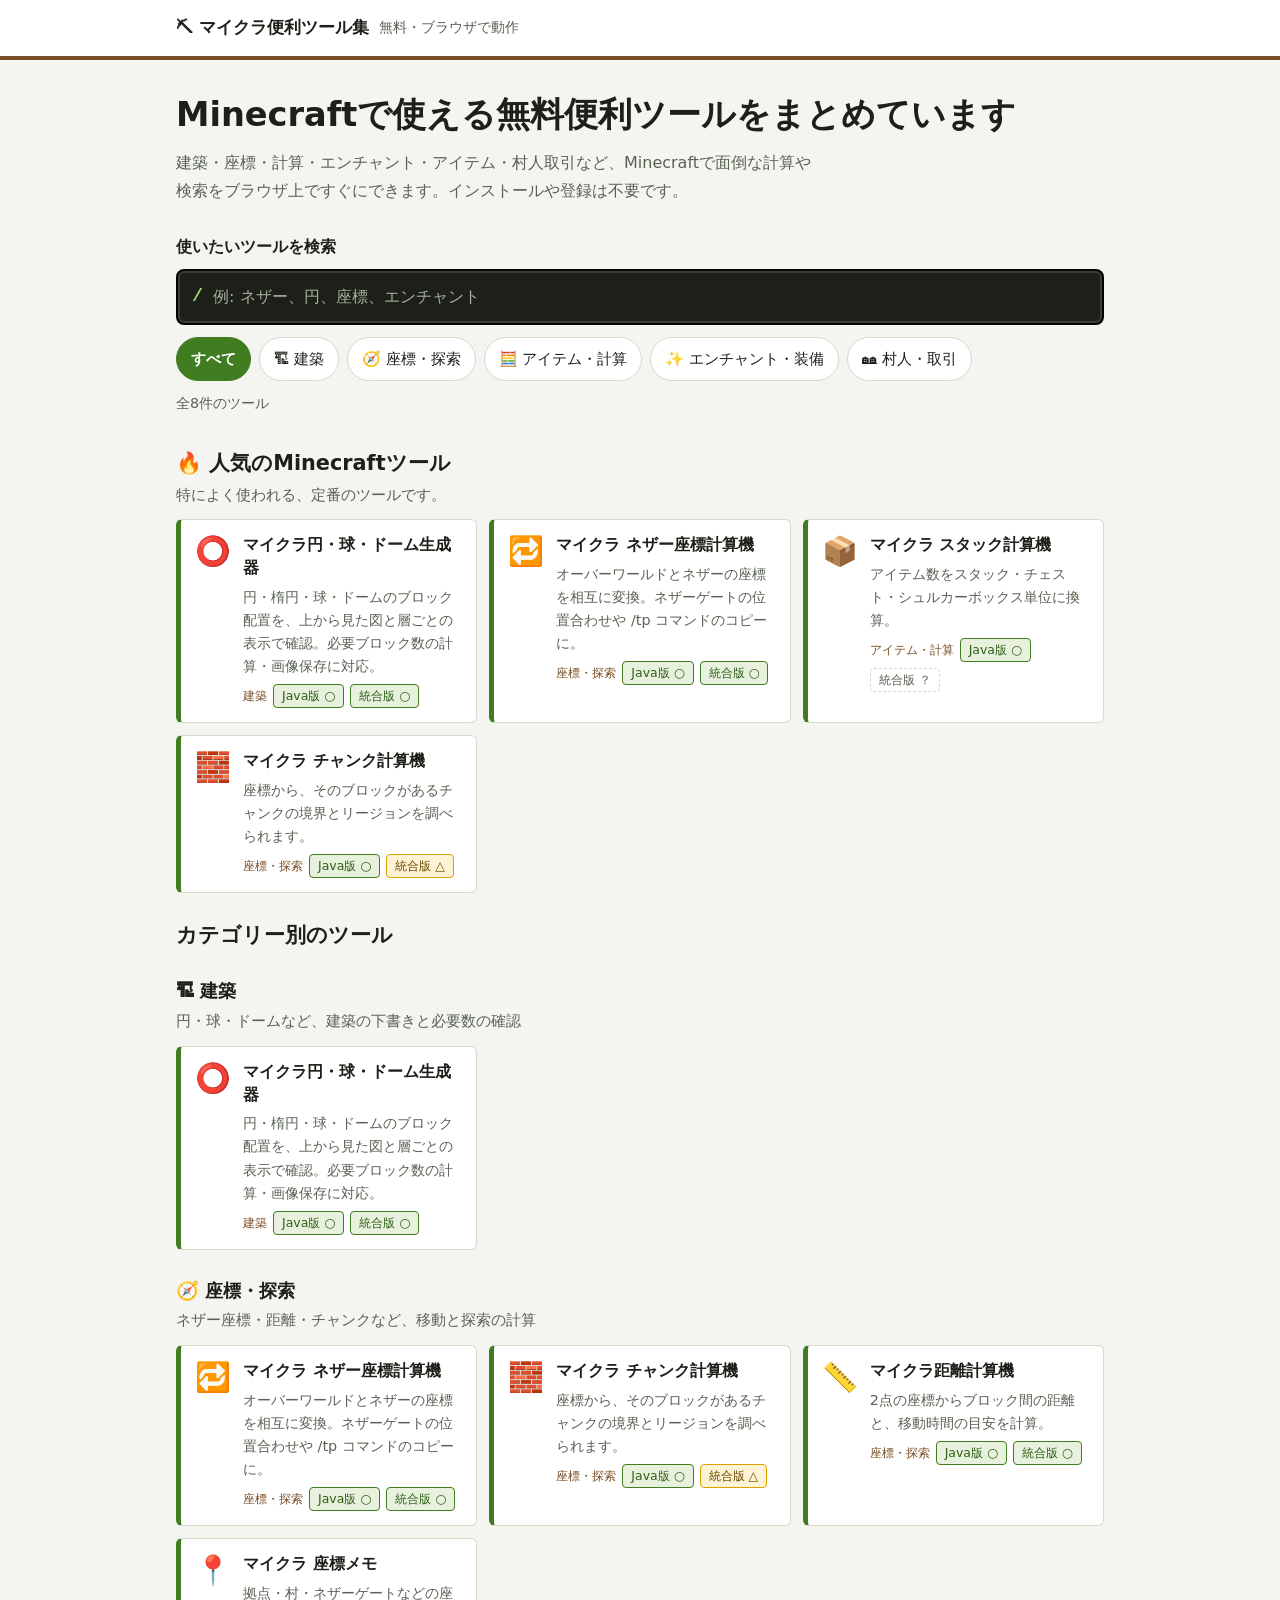
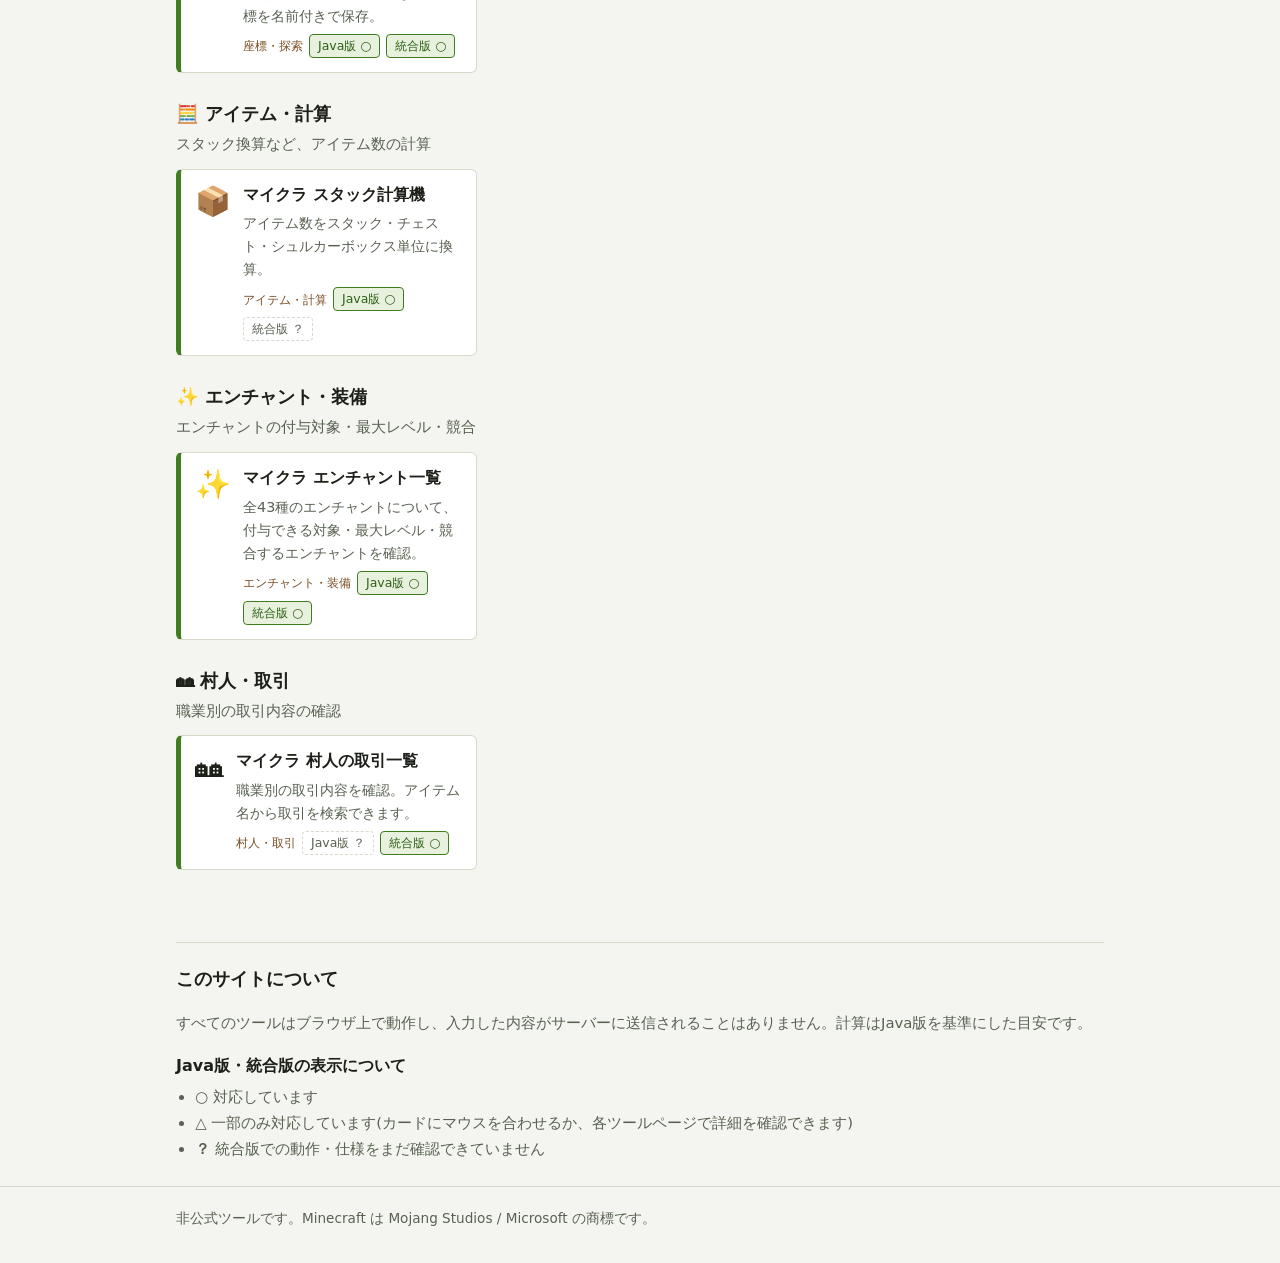
<file: index.html>
<!DOCTYPE html>
<html lang="ja">
<head>
<meta charset="utf-8">
<meta name="viewport" content="width=device-width, initial-scale=1, viewport-fit=cover">
<title>Minecraft便利ツール集｜無料で使えるマイクラ計算・攻略ツール</title>
<meta name="description" content="Minecraftの建築・座標・計算・エンチャント・村人取引に使える無料ブラウザツール集。円・球・ドーム生成、ネザー座標計算、スタック計算、チャンク・距離計算などをすぐに使えます。">
<link rel="canonical" href="https://tasotaso55.github.io/minecraft-tools/">
<meta name="robots" content="index,follow,max-image-preview:large">
<link rel="icon" href="favicon.svg" type="image/svg+xml">
<meta property="og:type" content="website">
<meta property="og:site_name" content="マイクラ便利ツール集">
<meta property="og:title" content="Minecraft便利ツール集｜無料で使えるマイクラ計算・攻略ツール">
<meta property="og:description" content="建築・座標・計算・エンチャント・村人取引など、Minecraftで面倒な計算や検索をブラウザ上ですぐにできる無料ツール集。">
<meta property="og:url" content="https://tasotaso55.github.io/minecraft-tools/">
<meta property="og:locale" content="ja_JP">
<meta name="twitter:card" content="summary">
<link rel="stylesheet" href="assets/portal.css">
<!-- BUILD:JSONLD:START -->
<script type="application/ld+json">{"@context":"https://schema.org","@type":"WebSite","name":"マイクラ便利ツール集","url":"https://tasotaso55.github.io/minecraft-tools/","inLanguage":"ja"}</script>
<script type="application/ld+json">{"@context":"https://schema.org","@type":"CollectionPage","name":"Minecraft便利ツール集","url":"https://tasotaso55.github.io/minecraft-tools/","inLanguage":"ja","mainEntity":{"@type":"ItemList","itemListElement":[{"@type":"ListItem","position":1,"name":"マイクラ円・球・ドーム生成器","url":"https://tasotaso55.github.io/minecraft-tools/circle/"},{"@type":"ListItem","position":2,"name":"マイクラ ネザー座標計算機","url":"https://tasotaso55.github.io/minecraft-tools/nether/"},{"@type":"ListItem","position":3,"name":"マイクラ スタック計算機","url":"https://tasotaso55.github.io/minecraft-tools/stack/"},{"@type":"ListItem","position":4,"name":"マイクラ チャンク計算機","url":"https://tasotaso55.github.io/minecraft-tools/chunk/"},{"@type":"ListItem","position":5,"name":"マイクラ距離計算機","url":"https://tasotaso55.github.io/minecraft-tools/distance/"},{"@type":"ListItem","position":6,"name":"マイクラ エンチャント一覧","url":"https://tasotaso55.github.io/minecraft-tools/enchantment/"},{"@type":"ListItem","position":7,"name":"マイクラ 座標メモ","url":"https://tasotaso55.github.io/minecraft-tools/memo/"},{"@type":"ListItem","position":8,"name":"マイクラ 村人の取引一覧","url":"https://tasotaso55.github.io/minecraft-tools/villager/"}]}}</script>
<!-- BUILD:JSONLD:END -->
</head>
<body>
<header class="site-header">
  <div class="wrap">
    <a class="site-name" href="./">⛏ マイクラ便利ツール集</a>
    <span class="site-tag">無料・ブラウザで動作</span>
  </div>
</header>

<div class="wrap">
  <section class="hero">
    <h1>Minecraftで使える無料便利ツールをまとめています</h1>
    <p>建築・座標・計算・エンチャント・アイテム・村人取引など、Minecraftで面倒な計算や検索をブラウザ上ですぐにできます。インストールや登録は不要です。</p>
  </section>

  <section class="finder" aria-label="ツール検索">
    <label for="tool-search">使いたいツールを検索</label>
    <div class="cmdbar">
      <span aria-hidden="true">/</span>
      <input id="tool-search" type="search" placeholder="例: ネザー、円、座標、エンチャント" autocomplete="off" enterkeyhint="search">
    </div>
    <ul class="chips" id="cat-filter" aria-label="カテゴリーで絞り込み"></ul>
    <p class="status" id="result-status" role="status" aria-live="polite"></p>
  </section>

  <main id="results">
    <noscript>
      <p>JavaScriptが無効のため、ツール一覧を簡易表示しています。</p>
      <!-- BUILD:NOSCRIPT:START -->
<ul>
  <li><a href="circle/">マイクラ円・球・ドーム生成器</a> - 円・楕円・球・ドームのブロック配置を、上から見た図と層ごとの表示で確認。必要ブロック数の計算・画像保存に対応。</li>
  <li><a href="nether/">マイクラ ネザー座標計算機</a> - オーバーワールドとネザーの座標を相互に変換。ネザーゲートの位置合わせや /tp コマンドのコピーに。</li>
  <li><a href="stack/">マイクラ スタック計算機</a> - アイテム数をスタック・チェスト・シュルカーボックス単位に換算。</li>
  <li><a href="chunk/">マイクラ チャンク計算機</a> - 座標から、そのブロックがあるチャンクの境界とリージョンを調べられます。</li>
  <li><a href="distance/">マイクラ距離計算機</a> - 2点の座標からブロック間の距離と、移動時間の目安を計算。</li>
  <li><a href="enchantment/">マイクラ エンチャント一覧</a> - 全43種のエンチャントについて、付与できる対象・最大レベル・競合するエンチャントを確認。</li>
  <li><a href="memo/">マイクラ 座標メモ</a> - 拠点・村・ネザーゲートなどの座標を名前付きで保存。</li>
  <li><a href="villager/">マイクラ 村人の取引一覧</a> - 職業別の取引内容を確認。アイテム名から取引を検索できます。</li>
</ul>
<!-- BUILD:NOSCRIPT:END -->
    </noscript>
  </main>

  <section class="about">
    <h2>このサイトについて</h2>
    <p>すべてのツールはブラウザ上で動作し、入力した内容がサーバーに送信されることはありません。計算はJava版を基準にした目安です。</p>
    <h3>Java版・統合版の表示について</h3>
    <ul>
      <li><strong>○</strong> 対応しています</li>
      <li><strong>△</strong> 一部のみ対応しています(カードにマウスを合わせるか、各ツールページで詳細を確認できます)</li>
      <li><strong>？</strong> 統合版での動作・仕様をまだ確認できていません</li>
    </ul>
  </section>
</div>

<footer class="site-footer">
  <div class="wrap">非公式ツールです。Minecraft は Mojang Studios / Microsoft の商標です。</div>
</footer>

<script src="assets/tools-data.js"></script>
<script src="assets/portal.js" defer></script>
</body>
</html>
</file>
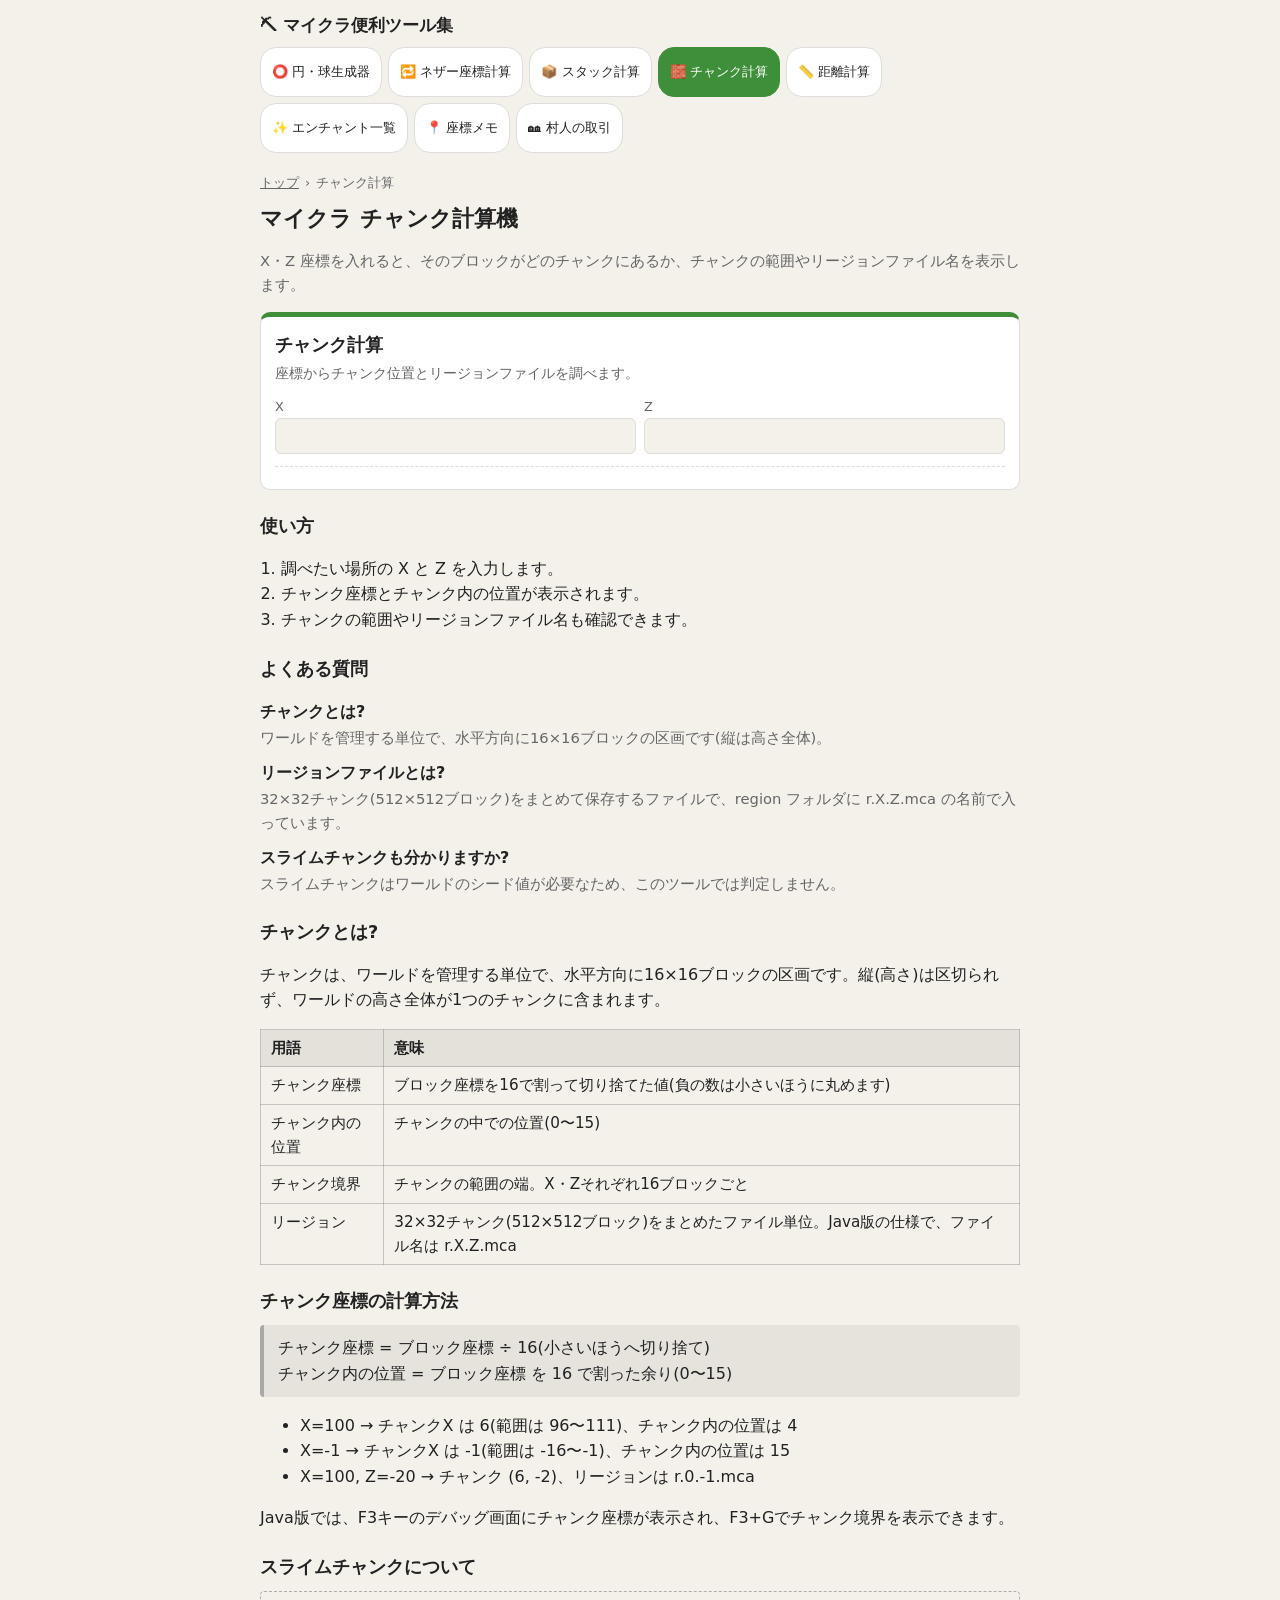
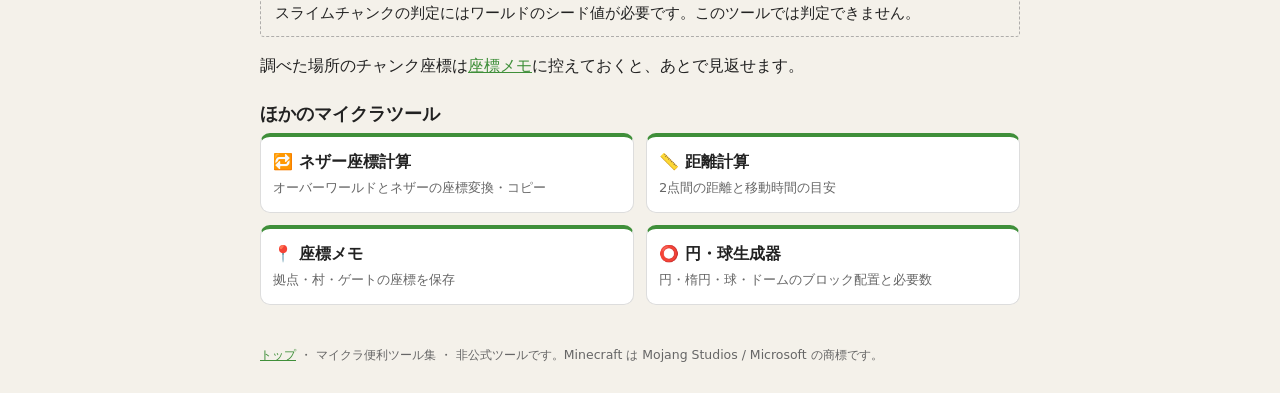
<file: chunk/index.html>
<!DOCTYPE html>
<html lang="ja">
<head>
<meta charset="utf-8">
<meta name="viewport" content="width=device-width, initial-scale=1, viewport-fit=cover">
<title>マイクラ チャンク計算機｜座標からチャンク境界・リージョンを確認</title>
<meta name="description" content="マイクラの座標からチャンク座標、チャンク内の位置、チャンク境界、リージョンファイル名を調べられる無料ツール。チャンクとは何か、計算方法も解説。">
<meta property="og:title" content="マイクラ チャンク計算機｜座標からチャンク境界・リージョンを確認">
<meta property="og:description" content="マイクラの座標からチャンク座標、チャンク内の位置、チャンク境界、リージョンファイル名を調べられる無料ツール。チャンクとは何か、計算方法も解説。">
<meta property="og:type" content="website">
<link rel="stylesheet" href="../css/style.css">
<script type="application/ld+json">{"@context": "https://schema.org", "@type": "FAQPage", "mainEntity": [{"@type": "Question", "name": "チャンクとは?", "acceptedAnswer": {"@type": "Answer", "text": "ワールドを管理する単位で、水平方向に16×16ブロックの区画です(縦は高さ全体)。"}}, {"@type": "Question", "name": "リージョンファイルとは?", "acceptedAnswer": {"@type": "Answer", "text": "32×32チャンク(512×512ブロック)をまとめて保存するファイルで、region フォルダに r.X.Z.mca の名前で入っています。"}}, {"@type": "Question", "name": "スライムチャンクも分かりますか?", "acceptedAnswer": {"@type": "Answer", "text": "スライムチャンクはワールドのシード値が必要なため、このツールでは判定しません。"}}]}</script>
<link rel="canonical" href="https://tasotaso55.github.io/minecraft-tools/chunk/">
<meta property="og:url" content="https://tasotaso55.github.io/minecraft-tools/chunk/">
<meta property="og:locale" content="ja_JP">
<meta property="og:site_name" content="マイクラ便利ツール集">
<meta name="twitter:card" content="summary">
<!-- SEO-HEAD:START -->
<link rel="stylesheet" href="../css/guide.css">
<script type="application/ld+json">{"@context":"https://schema.org","@type":"BreadcrumbList","itemListElement":[{"@type":"ListItem","position":1,"name":"トップ","item":"https://tasotaso55.github.io/minecraft-tools/"},{"@type":"ListItem","position":2,"name":"チャンク計算","item":"https://tasotaso55.github.io/minecraft-tools/chunk/"}]}</script>
<script type="application/ld+json">{"@context":"https://schema.org","@type":"WebApplication","name":"マイクラ チャンク計算機｜座標からチャンク境界・リージョンを確認","url":"https://tasotaso55.github.io/minecraft-tools/chunk/","description":"マイクラの座標からチャンク座標、チャンク内の位置、チャンク境界、リージョンファイル名を調べられる無料ツール。チャンクとは何か、計算方法も解説。","inLanguage":"ja","applicationCategory":"UtilitiesApplication","operatingSystem":"Web browser","isAccessibleForFree":true,"offers":{"@type":"Offer","price":"0","priceCurrency":"JPY"}}</script>
<!-- SEO-HEAD:END -->
</head>
<body>
<header class="site"><a class="brand" href="../">⛏ マイクラ便利ツール集</a><nav class="gnav" aria-label="ツール一覧"><a href="../circle/">⭕ 円・球生成器</a><a href="../nether/">🔁 ネザー座標計算</a><a href="../stack/">📦 スタック計算</a><a href="../chunk/" aria-current="page">🧱 チャンク計算</a><a href="../distance/">📏 距離計算</a><a href="../enchantment/">✨ エンチャント一覧</a><a href="../memo/">📍 座標メモ</a><a href="../villager/">🏘 村人の取引</a></nav></header>
<main>
<ol class="crumb"><li><a href="../">トップ</a></li><li>チャンク計算</li></ol>
<h1>マイクラ チャンク計算機</h1>
<p class="lead">X・Z 座標を入れると、そのブロックがどのチャンクにあるか、チャンクの範囲やリージョンファイル名を表示します。</p>
<section class="tool on" id="t-chunk" data-title="🧱 チャンク">
  <h2>チャンク計算</h2>
  <p class="desc">座標からチャンク位置とリージョンファイルを調べます。</p>
  <div class="row two"><div><label>X</label><input type="number" id="cx"></div><div><label>Z</label><input type="number" id="cz"></div></div>
  <div class="out" id="cout"></div>
</section>
<section class="info"><h2>使い方</h2><ol><li>調べたい場所の X と Z を入力します。</li><li>チャンク座標とチャンク内の位置が表示されます。</li><li>チャンクの範囲やリージョンファイル名も確認できます。</li></ol></section>
<section class="info"><h2>よくある質問</h2><dl><dt>チャンクとは?</dt><dd>ワールドを管理する単位で、水平方向に16×16ブロックの区画です(縦は高さ全体)。</dd><dt>リージョンファイルとは?</dt><dd>32×32チャンク(512×512ブロック)をまとめて保存するファイルで、region フォルダに r.X.Z.mca の名前で入っています。</dd><dt>スライムチャンクも分かりますか?</dt><dd>スライムチャンクはワールドのシード値が必要なため、このツールでは判定しません。</dd></dl></section>
<!-- SEO-GUIDE:START -->
<section class="info"><h2 id="what-is-chunk">チャンクとは?</h2>
<p>チャンクは、ワールドを管理する単位で、水平方向に16×16ブロックの区画です。縦(高さ)は区切られず、ワールドの高さ全体が1つのチャンクに含まれます。</p>
<div class="g-table"><table>
<tr><th>用語</th><th>意味</th></tr>
<tr><td>チャンク座標</td><td>ブロック座標を16で割って切り捨てた値(負の数は小さいほうに丸めます)</td></tr>
<tr><td>チャンク内の位置</td><td>チャンクの中での位置(0〜15)</td></tr>
<tr><td>チャンク境界</td><td>チャンクの範囲の端。X・Zそれぞれ16ブロックごと</td></tr>
<tr><td>リージョン</td><td>32×32チャンク(512×512ブロック)をまとめたファイル単位。Java版の仕様で、ファイル名は r.X.Z.mca</td></tr>
</table></div></section>
<section class="info"><h2 id="calc">チャンク座標の計算方法</h2>
<div class="g-formula">チャンク座標 = ブロック座標 ÷ 16(小さいほうへ切り捨て)<br>チャンク内の位置 = ブロック座標 を 16 で割った余り(0〜15)</div>
<ul>
<li>X=100 → チャンクX は 6(範囲は 96〜111)、チャンク内の位置は 4</li>
<li>X=-1 → チャンクX は -1(範囲は -16〜-1)、チャンク内の位置は 15</li>
<li>X=100, Z=-20 → チャンク (6, -2)、リージョンは r.0.-1.mca</li>
</ul>
<p>Java版では、F3キーのデバッグ画面にチャンク座標が表示され、F3+Gでチャンク境界を表示できます。</p></section>
<section class="info"><h2 id="slime">スライムチャンクについて</h2>
<div class="g-note">スライムチャンクの判定にはワールドのシード値が必要です。このツールでは判定できません。</div>
<p>調べた場所のチャンク座標は<a href="../memo/">座標メモ</a>に控えておくと、あとで見返せます。</p></section>
<!-- SEO-GUIDE:END -->
<section class="info"><h2>ほかのマイクラツール</h2><div class="cards"><a class="cl" href="../nether/"><b>🔁 ネザー座標計算</b><span>オーバーワールドとネザーの座標変換・コピー</span></a><a class="cl" href="../distance/"><b>📏 距離計算</b><span>2点間の距離と移動時間の目安</span></a><a class="cl" href="../memo/"><b>📍 座標メモ</b><span>拠点・村・ゲートの座標を保存</span></a><a class="cl" href="../circle/"><b>⭕ 円・球生成器</b><span>円・楕円・球・ドームのブロック配置と必要数</span></a></div></section>
</main>
<footer><a href="../">トップ</a> ・ マイクラ便利ツール集 ・ 非公式ツールです。Minecraft は Mojang Studios / Microsoft の商標です。</footer>
<script src="../js/common.js"></script>
<script src="../js/chunk.js"></script>
</body>
</html>
</file>
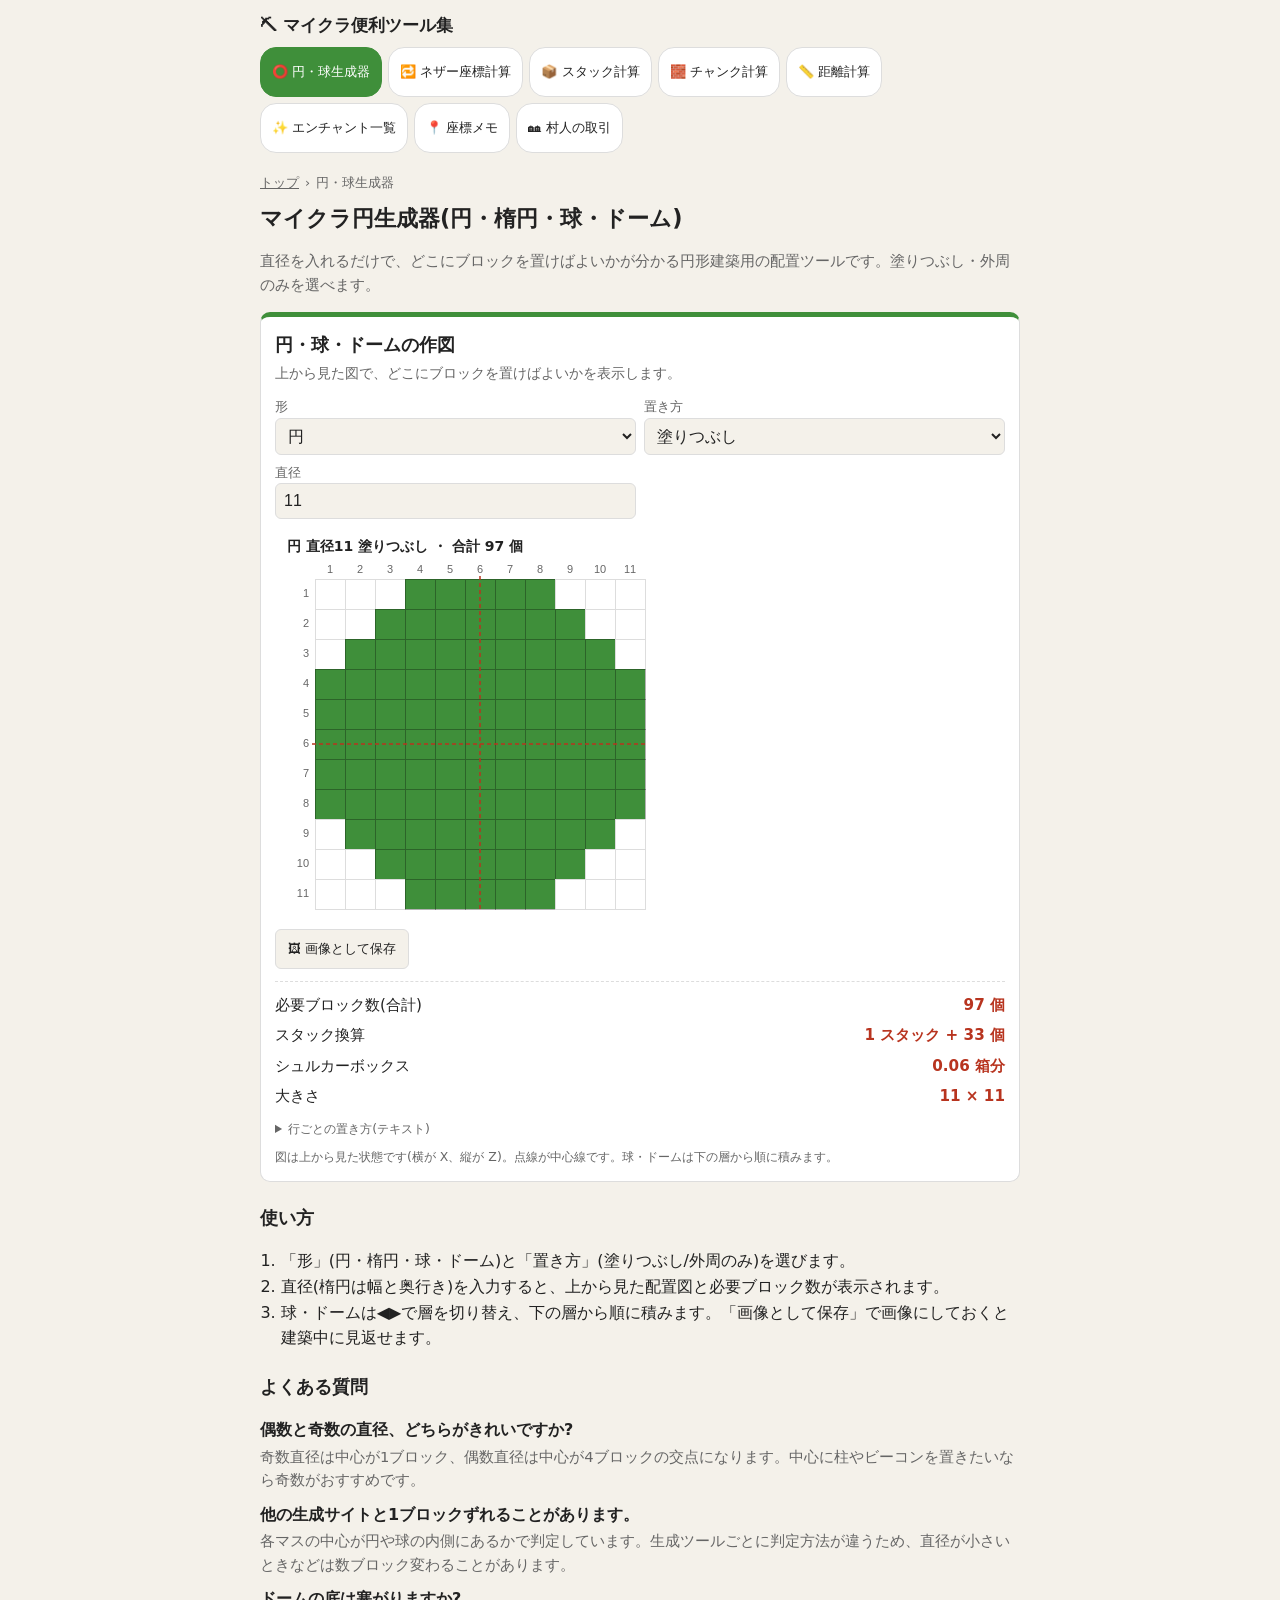
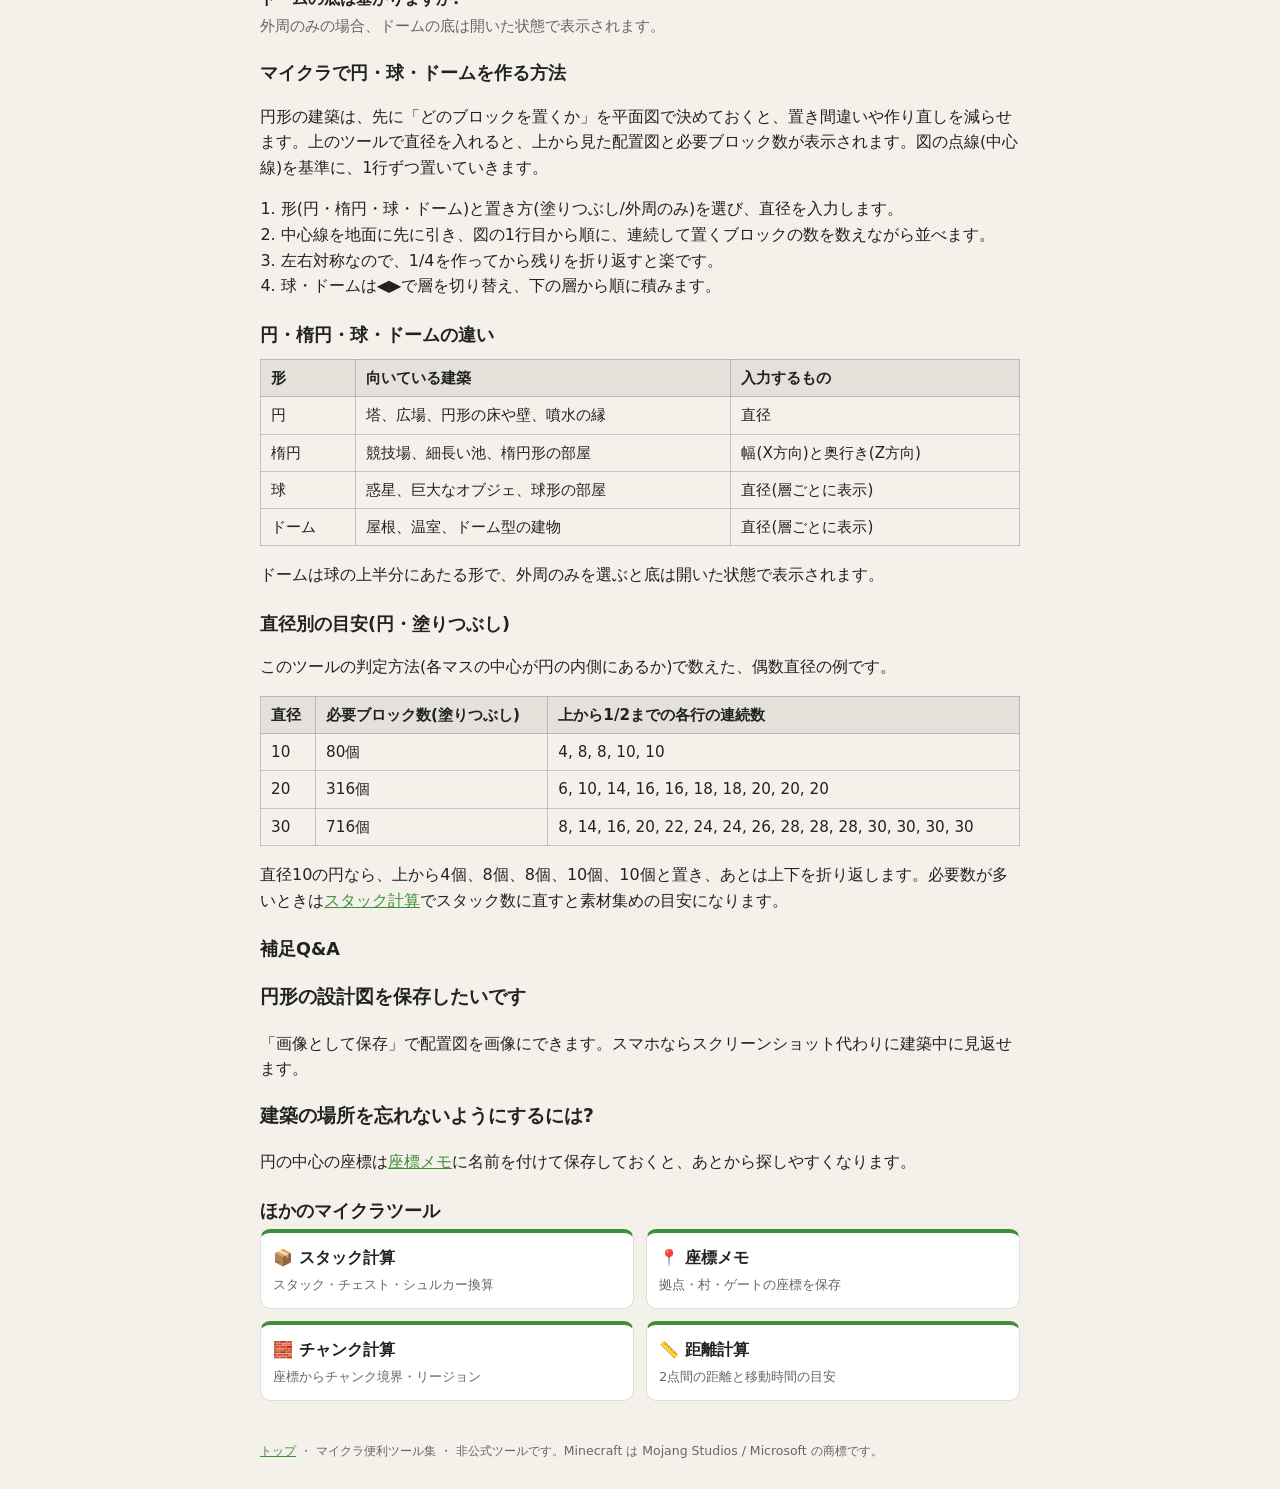
<file: circle/index.html>
<!DOCTYPE html>
<html lang="ja">
<head>
<meta charset="utf-8">
<meta name="viewport" content="width=device-width, initial-scale=1, viewport-fit=cover">
<title>マイクラ円・球・ドームの作り方｜ブロック配置ジェネレーター</title>
<meta name="description" content="マイクラで円・楕円・球・ドームを作るためのブロック配置ツール。直径を入れると上から見た図と層ごとの配置、必要ブロック数が分かります。円形建築の作り方や直径別の目安も解説。">
<meta property="og:title" content="マイクラ円・球・ドームの作り方｜ブロック配置ジェネレーター">
<meta property="og:description" content="マイクラで円・楕円・球・ドームを作るためのブロック配置ツール。直径を入れると上から見た図と層ごとの配置、必要ブロック数が分かります。円形建築の作り方や直径別の目安も解説。">
<meta property="og:type" content="website">
<link rel="stylesheet" href="../css/style.css">
<script type="application/ld+json">{"@context": "https://schema.org", "@type": "FAQPage", "mainEntity": [{"@type": "Question", "name": "偶数と奇数の直径、どちらがきれいですか?", "acceptedAnswer": {"@type": "Answer", "text": "奇数直径は中心が1ブロック、偶数直径は中心が4ブロックの交点になります。中心に柱やビーコンを置きたいなら奇数がおすすめです。"}}, {"@type": "Question", "name": "他の生成サイトと1ブロックずれることがあります。", "acceptedAnswer": {"@type": "Answer", "text": "各マスの中心が円や球の内側にあるかで判定しています。生成ツールごとに判定方法が違うため、直径が小さいときなどは数ブロック変わることがあります。"}}, {"@type": "Question", "name": "ドームの底は塞がりますか?", "acceptedAnswer": {"@type": "Answer", "text": "外周のみの場合、ドームの底は開いた状態で表示されます。"}}]}</script>
<link rel="canonical" href="https://tasotaso55.github.io/minecraft-tools/circle/">
<meta property="og:url" content="https://tasotaso55.github.io/minecraft-tools/circle/">
<meta property="og:locale" content="ja_JP">
<meta property="og:site_name" content="マイクラ便利ツール集">
<meta name="twitter:card" content="summary">
<!-- SEO-HEAD:START -->
<link rel="stylesheet" href="../css/guide.css">
<script type="application/ld+json">{"@context":"https://schema.org","@type":"BreadcrumbList","itemListElement":[{"@type":"ListItem","position":1,"name":"トップ","item":"https://tasotaso55.github.io/minecraft-tools/"},{"@type":"ListItem","position":2,"name":"円・球生成器","item":"https://tasotaso55.github.io/minecraft-tools/circle/"}]}</script>
<script type="application/ld+json">{"@context":"https://schema.org","@type":"WebApplication","name":"マイクラ円・球・ドームの作り方｜ブロック配置ジェネレーター","url":"https://tasotaso55.github.io/minecraft-tools/circle/","description":"マイクラで円・楕円・球・ドームを作るためのブロック配置ツール。直径を入れると上から見た図と層ごとの配置、必要ブロック数が分かります。円形建築の作り方や直径別の目安も解説。","inLanguage":"ja","applicationCategory":"UtilitiesApplication","operatingSystem":"Web browser","isAccessibleForFree":true,"offers":{"@type":"Offer","price":"0","priceCurrency":"JPY"}}</script>
<!-- SEO-HEAD:END -->
</head>
<body>
<header class="site"><a class="brand" href="../">⛏ マイクラ便利ツール集</a><nav class="gnav" aria-label="ツール一覧"><a href="../circle/" aria-current="page">⭕ 円・球生成器</a><a href="../nether/">🔁 ネザー座標計算</a><a href="../stack/">📦 スタック計算</a><a href="../chunk/">🧱 チャンク計算</a><a href="../distance/">📏 距離計算</a><a href="../enchantment/">✨ エンチャント一覧</a><a href="../memo/">📍 座標メモ</a><a href="../villager/">🏘 村人の取引</a></nav></header>
<main>
<ol class="crumb"><li><a href="../">トップ</a></li><li>円・球生成器</li></ol>
<h1>マイクラ円生成器(円・楕円・球・ドーム)</h1>
<p class="lead">直径を入れるだけで、どこにブロックを置けばよいかが分かる円形建築用の配置ツールです。塗りつぶし・外周のみを選べます。</p>
<section class="tool on" id="t-circle" data-title="⭕ 円・球・ドーム">
  <h2>円・球・ドームの作図</h2>
  <p class="desc">上から見た図で、どこにブロックを置けばよいかを表示します。</p>
  <div class="row two">
    <div><label>形</label><select id="cs-shape"><option value="circle">円</option><option value="ellipse">楕円</option><option value="sphere">球</option><option value="dome">ドーム</option></select></div>
    <div><label>置き方</label><select id="cs-mode"><option value="fill">塗りつぶし</option><option value="outline">外周のみ</option></select></div>
  </div>
  <div class="row two">
    <div><label id="cs-wl">直径</label><input type="number" id="cs-w" min="1" value="11"></div>
    <div id="cs-dw" style="display:none"><label>奥行き(Z方向)</label><input type="number" id="cs-d" min="1" value="7"></div>
  </div>
  <div id="cs-lay" style="display:none">
    <div class="hrow"><button class="sm" id="cs-prev">◀</button><input type="range" id="cs-rng" min="1" max="1" value="1" style="flex:1"><button class="sm" id="cs-next">▶</button></div>
    <label style="margin-top:6px"><input type="checkbox" id="cs-all" style="width:auto"> 全層を並べて表示</label>
    <div class="note" id="cs-ln"></div>
  </div>
  <div style="margin-top:10px"><canvas id="cs-cv" style="max-width:100%;height:auto;display:block"></canvas></div>
  <button class="sm" id="cs-save" style="margin-top:8px">🖼 画像として保存</button>
  <div class="out" id="cs-out"></div>
  <details style="margin-top:8px"><summary class="note">行ごとの置き方(テキスト)</summary><pre id="cs-txt" style="font-size:.8rem;overflow-x:auto;margin:6px 0 0"></pre></details>
  <div class="note">図は上から見た状態です(横が X、縦が Z)。点線が中心線です。球・ドームは下の層から順に積みます。</div>
</section>
<section class="info"><h2>使い方</h2><ol><li>「形」(円・楕円・球・ドーム)と「置き方」(塗りつぶし/外周のみ)を選びます。</li><li>直径(楕円は幅と奥行き)を入力すると、上から見た配置図と必要ブロック数が表示されます。</li><li>球・ドームは◀▶で層を切り替え、下の層から順に積みます。「画像として保存」で画像にしておくと建築中に見返せます。</li></ol></section>
<section class="info"><h2>よくある質問</h2><dl><dt>偶数と奇数の直径、どちらがきれいですか?</dt><dd>奇数直径は中心が1ブロック、偶数直径は中心が4ブロックの交点になります。中心に柱やビーコンを置きたいなら奇数がおすすめです。</dd><dt>他の生成サイトと1ブロックずれることがあります。</dt><dd>各マスの中心が円や球の内側にあるかで判定しています。生成ツールごとに判定方法が違うため、直径が小さいときなどは数ブロック変わることがあります。</dd><dt>ドームの底は塞がりますか?</dt><dd>外周のみの場合、ドームの底は開いた状態で表示されます。</dd></dl></section>
<!-- SEO-GUIDE:START -->
<section class="info"><h2 id="how-to-circle">マイクラで円・球・ドームを作る方法</h2>
<p>円形の建築は、先に「どのブロックを置くか」を平面図で決めておくと、置き間違いや作り直しを減らせます。上のツールで直径を入れると、上から見た配置図と必要ブロック数が表示されます。図の点線(中心線)を基準に、1行ずつ置いていきます。</p>
<ol>
<li>形(円・楕円・球・ドーム)と置き方(塗りつぶし/外周のみ)を選び、直径を入力します。</li>
<li>中心線を地面に先に引き、図の1行目から順に、連続して置くブロックの数を数えながら並べます。</li>
<li>左右対称なので、1/4を作ってから残りを折り返すと楽です。</li>
<li>球・ドームは◀▶で層を切り替え、下の層から順に積みます。</li>
</ol></section>
<section class="info"><h2 id="shapes">円・楕円・球・ドームの違い</h2>
<div class="g-table"><table>
<tr><th>形</th><th>向いている建築</th><th>入力するもの</th></tr>
<tr><td>円</td><td>塔、広場、円形の床や壁、噴水の縁</td><td>直径</td></tr>
<tr><td>楕円</td><td>競技場、細長い池、楕円形の部屋</td><td>幅(X方向)と奥行き(Z方向)</td></tr>
<tr><td>球</td><td>惑星、巨大なオブジェ、球形の部屋</td><td>直径(層ごとに表示)</td></tr>
<tr><td>ドーム</td><td>屋根、温室、ドーム型の建物</td><td>直径(層ごとに表示)</td></tr>
</table></div>
<p>ドームは球の上半分にあたる形で、外周のみを選ぶと底は開いた状態で表示されます。</p></section>
<section class="info"><h2 id="examples">直径別の目安(円・塗りつぶし)</h2>
<p>このツールの判定方法(各マスの中心が円の内側にあるか)で数えた、偶数直径の例です。</p>
<div class="g-table"><table>
<tr><th>直径</th><th>必要ブロック数(塗りつぶし)</th><th>上から1/2までの各行の連続数</th></tr>
<tr><td>10</td><td>80個</td><td>4, 8, 8, 10, 10</td></tr>
<tr><td>20</td><td>316個</td><td>6, 10, 14, 16, 16, 18, 18, 20, 20, 20</td></tr>
<tr><td>30</td><td>716個</td><td>8, 14, 16, 20, 22, 24, 24, 26, 28, 28, 28, 30, 30, 30, 30</td></tr>
</table></div>
<p>直径10の円なら、上から4個、8個、8個、10個、10個と置き、あとは上下を折り返します。必要数が多いときは<a href="../stack/">スタック計算</a>でスタック数に直すと素材集めの目安になります。</p></section>
<section class="info"><h2 id="more">補足Q&amp;A</h2>
<h3>円形の設計図を保存したいです</h3>
<p>「画像として保存」で配置図を画像にできます。スマホならスクリーンショット代わりに建築中に見返せます。</p>
<h3>建築の場所を忘れないようにするには?</h3>
<p>円の中心の座標は<a href="../memo/">座標メモ</a>に名前を付けて保存しておくと、あとから探しやすくなります。</p></section>
<!-- SEO-GUIDE:END -->
<section class="info"><h2>ほかのマイクラツール</h2><div class="cards"><a class="cl" href="../stack/"><b>📦 スタック計算</b><span>スタック・チェスト・シュルカー換算</span></a><a class="cl" href="../memo/"><b>📍 座標メモ</b><span>拠点・村・ゲートの座標を保存</span></a><a class="cl" href="../chunk/"><b>🧱 チャンク計算</b><span>座標からチャンク境界・リージョン</span></a><a class="cl" href="../distance/"><b>📏 距離計算</b><span>2点間の距離と移動時間の目安</span></a></div></section>
</main>
<footer><a href="../">トップ</a> ・ マイクラ便利ツール集 ・ 非公式ツールです。Minecraft は Mojang Studios / Microsoft の商標です。</footer>
<script src="../js/common.js"></script>
<script src="../js/circle.js"></script>
</body>
</html>
</file>
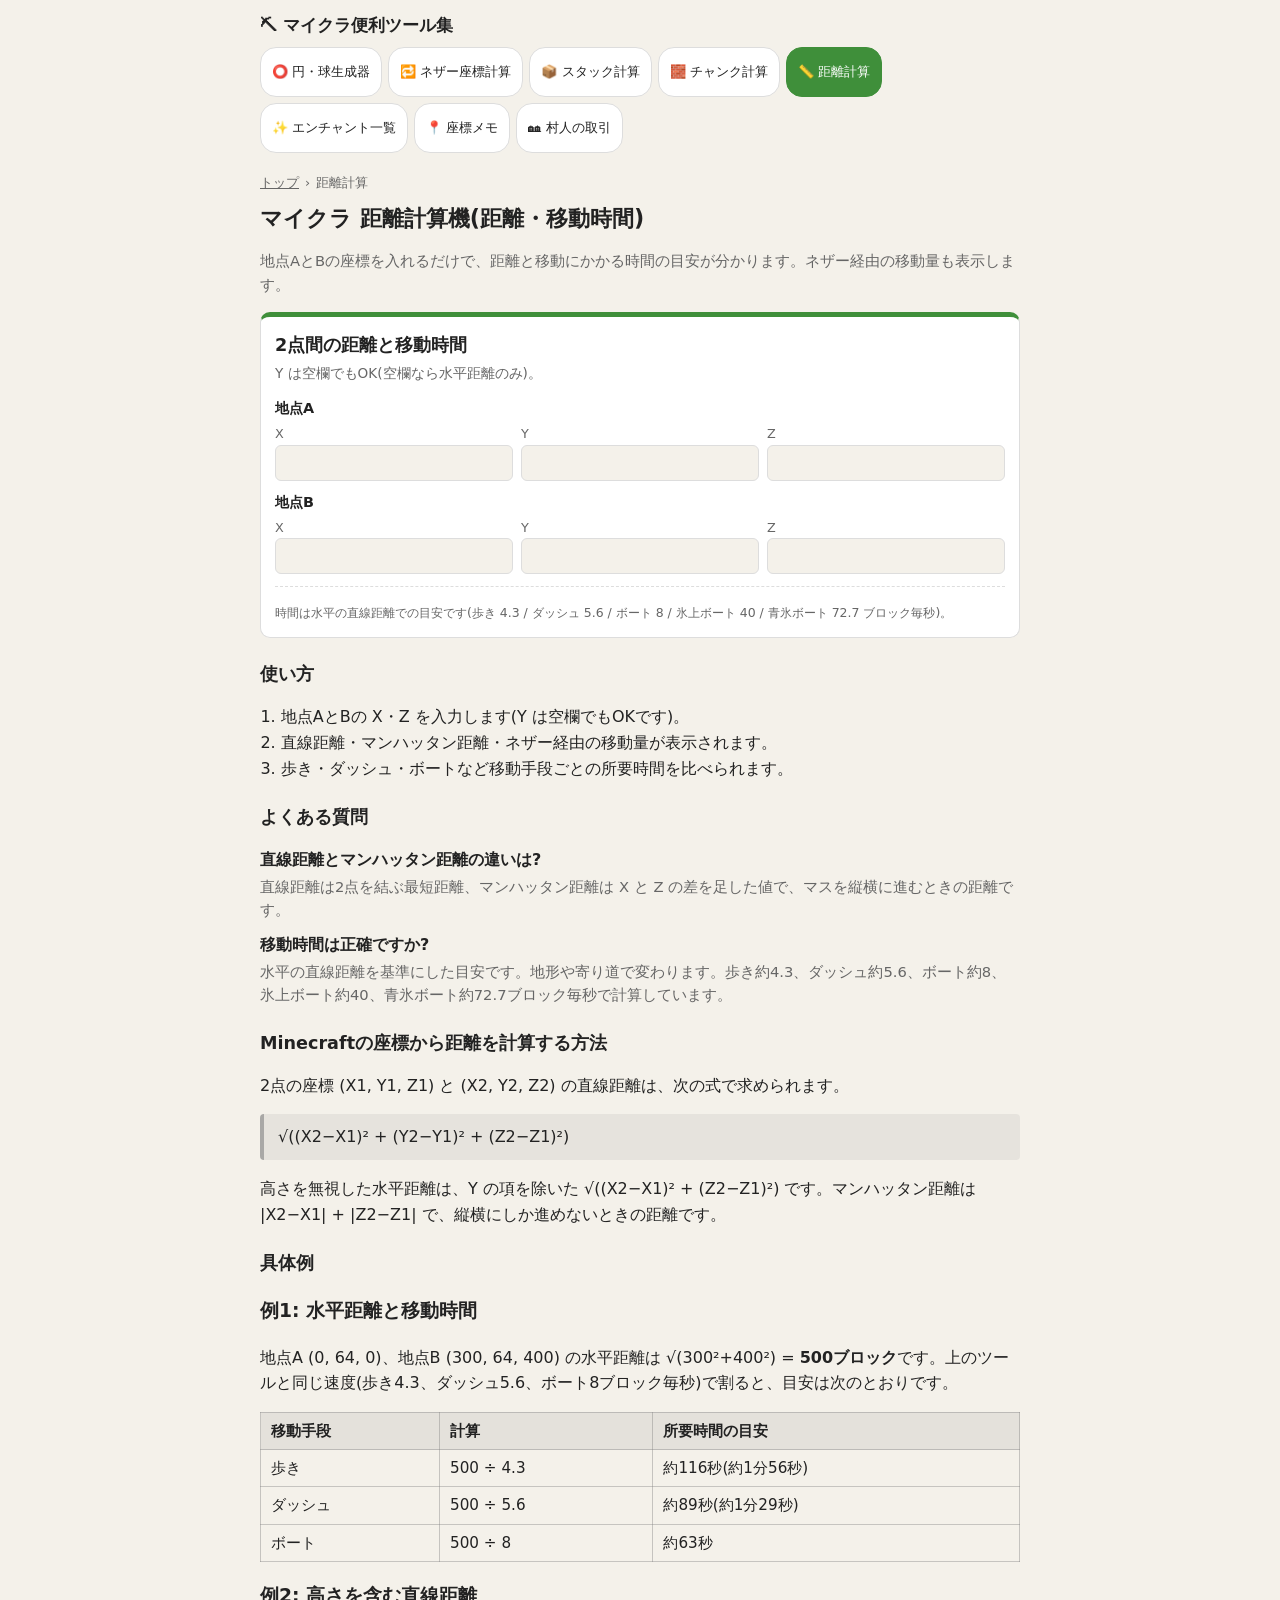
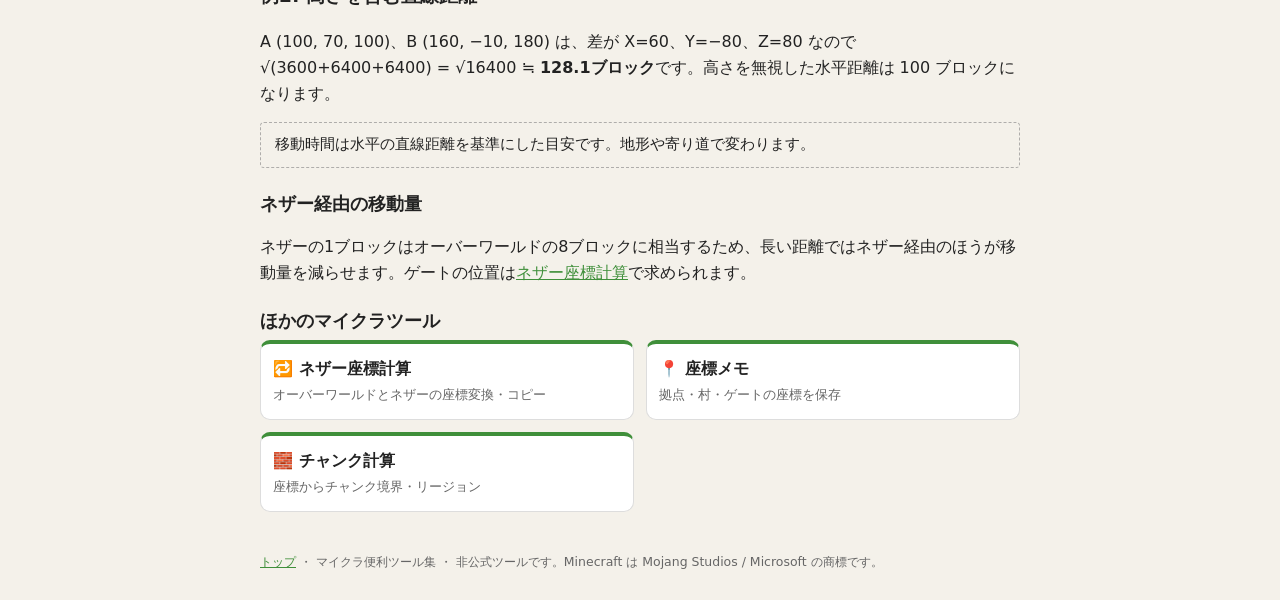
<file: distance/index.html>
<!DOCTYPE html>
<html lang="ja">
<head>
<meta charset="utf-8">
<meta name="viewport" content="width=device-width, initial-scale=1, viewport-fit=cover">
<title>マイクラ 距離計算機｜座標2点間の距離と移動時間</title>
<meta name="description" content="マイクラの2つの座標間の直線距離・水平距離・マンハッタン距離と、歩き・ダッシュ・ボートの移動時間の目安を計算できる無料ツール。距離の計算式と具体例も解説。">
<meta property="og:title" content="マイクラ 距離計算機｜座標2点間の距離と移動時間">
<meta property="og:description" content="マイクラの2つの座標間の直線距離・水平距離・マンハッタン距離と、歩き・ダッシュ・ボートの移動時間の目安を計算できる無料ツール。距離の計算式と具体例も解説。">
<meta property="og:type" content="website">
<link rel="stylesheet" href="../css/style.css">
<script type="application/ld+json">{"@context": "https://schema.org", "@type": "FAQPage", "mainEntity": [{"@type": "Question", "name": "直線距離とマンハッタン距離の違いは?", "acceptedAnswer": {"@type": "Answer", "text": "直線距離は2点を結ぶ最短距離、マンハッタン距離は X と Z の差を足した値で、マスを縦横に進むときの距離です。"}}, {"@type": "Question", "name": "移動時間は正確ですか?", "acceptedAnswer": {"@type": "Answer", "text": "水平の直線距離を基準にした目安です。地形や寄り道で変わります。歩き約4.3、ダッシュ約5.6、ボート約8、氷上ボート約40、青氷ボート約72.7ブロック毎秒で計算しています。"}}]}</script>
<link rel="canonical" href="https://tasotaso55.github.io/minecraft-tools/distance/">
<meta property="og:url" content="https://tasotaso55.github.io/minecraft-tools/distance/">
<meta property="og:locale" content="ja_JP">
<meta property="og:site_name" content="マイクラ便利ツール集">
<meta name="twitter:card" content="summary">
<!-- SEO-HEAD:START -->
<link rel="stylesheet" href="../css/guide.css">
<script type="application/ld+json">{"@context":"https://schema.org","@type":"BreadcrumbList","itemListElement":[{"@type":"ListItem","position":1,"name":"トップ","item":"https://tasotaso55.github.io/minecraft-tools/"},{"@type":"ListItem","position":2,"name":"距離計算","item":"https://tasotaso55.github.io/minecraft-tools/distance/"}]}</script>
<script type="application/ld+json">{"@context":"https://schema.org","@type":"WebApplication","name":"マイクラ 距離計算機｜座標2点間の距離と移動時間","url":"https://tasotaso55.github.io/minecraft-tools/distance/","description":"マイクラの2つの座標間の直線距離・水平距離・マンハッタン距離と、歩き・ダッシュ・ボートの移動時間の目安を計算できる無料ツール。距離の計算式と具体例も解説。","inLanguage":"ja","applicationCategory":"UtilitiesApplication","operatingSystem":"Web browser","isAccessibleForFree":true,"offers":{"@type":"Offer","price":"0","priceCurrency":"JPY"}}</script>
<!-- SEO-HEAD:END -->
</head>
<body>
<header class="site"><a class="brand" href="../">⛏ マイクラ便利ツール集</a><nav class="gnav" aria-label="ツール一覧"><a href="../circle/">⭕ 円・球生成器</a><a href="../nether/">🔁 ネザー座標計算</a><a href="../stack/">📦 スタック計算</a><a href="../chunk/">🧱 チャンク計算</a><a href="../distance/" aria-current="page">📏 距離計算</a><a href="../enchantment/">✨ エンチャント一覧</a><a href="../memo/">📍 座標メモ</a><a href="../villager/">🏘 村人の取引</a></nav></header>
<main>
<ol class="crumb"><li><a href="../">トップ</a></li><li>距離計算</li></ol>
<h1>マイクラ 距離計算機(距離・移動時間)</h1>
<p class="lead">地点AとBの座標を入れるだけで、距離と移動にかかる時間の目安が分かります。ネザー経由の移動量も表示します。</p>
<section class="tool on" id="t-dist" data-title="📏 距離・移動時間">
  <h2>2点間の距離と移動時間</h2>
  <p class="desc">Y は空欄でもOK(空欄なら水平距離のみ)。</p>
  <div class="sub">地点A</div>
  <div class="row"><div><label>X</label><input type="number" id="ax"></div><div><label>Y</label><input type="number" id="ay"></div><div><label>Z</label><input type="number" id="az"></div></div>
  <div class="sub">地点B</div>
  <div class="row"><div><label>X</label><input type="number" id="bx"></div><div><label>Y</label><input type="number" id="by"></div><div><label>Z</label><input type="number" id="bz"></div></div>
  <div class="out" id="dout"></div>
  <div class="note">時間は水平の直線距離での目安です(歩き 4.3 / ダッシュ 5.6 / ボート 8 / 氷上ボート 40 / 青氷ボート 72.7 ブロック毎秒)。</div>
</section>
<section class="info"><h2>使い方</h2><ol><li>地点AとBの X・Z を入力します(Y は空欄でもOKです)。</li><li>直線距離・マンハッタン距離・ネザー経由の移動量が表示されます。</li><li>歩き・ダッシュ・ボートなど移動手段ごとの所要時間を比べられます。</li></ol></section>
<section class="info"><h2>よくある質問</h2><dl><dt>直線距離とマンハッタン距離の違いは?</dt><dd>直線距離は2点を結ぶ最短距離、マンハッタン距離は X と Z の差を足した値で、マスを縦横に進むときの距離です。</dd><dt>移動時間は正確ですか?</dt><dd>水平の直線距離を基準にした目安です。地形や寄り道で変わります。歩き約4.3、ダッシュ約5.6、ボート約8、氷上ボート約40、青氷ボート約72.7ブロック毎秒で計算しています。</dd></dl></section>
<!-- SEO-GUIDE:START -->
<section class="info"><h2 id="how-to">Minecraftの座標から距離を計算する方法</h2>
<p>2点の座標 (X1, Y1, Z1) と (X2, Y2, Z2) の直線距離は、次の式で求められます。</p>
<div class="g-formula">√((X2−X1)² + (Y2−Y1)² + (Z2−Z1)²)</div>
<p>高さを無視した水平距離は、Y の項を除いた √((X2−X1)² + (Z2−Z1)²) です。マンハッタン距離は |X2−X1| + |Z2−Z1| で、縦横にしか進めないときの距離です。</p></section>
<section class="info"><h2 id="examples">具体例</h2>
<h3>例1: 水平距離と移動時間</h3>
<p>地点A (0, 64, 0)、地点B (300, 64, 400) の水平距離は √(300²+400²) = <strong>500ブロック</strong>です。上のツールと同じ速度(歩き4.3、ダッシュ5.6、ボート8ブロック毎秒)で割ると、目安は次のとおりです。</p>
<div class="g-table"><table>
<tr><th>移動手段</th><th>計算</th><th>所要時間の目安</th></tr>
<tr><td>歩き</td><td>500 ÷ 4.3</td><td>約116秒(約1分56秒)</td></tr>
<tr><td>ダッシュ</td><td>500 ÷ 5.6</td><td>約89秒(約1分29秒)</td></tr>
<tr><td>ボート</td><td>500 ÷ 8</td><td>約63秒</td></tr>
</table></div>
<h3>例2: 高さを含む直線距離</h3>
<p>A (100, 70, 100)、B (160, −10, 180) は、差が X=60、Y=−80、Z=80 なので √(3600+6400+6400) = √16400 ≒ <strong>128.1ブロック</strong>です。高さを無視した水平距離は 100 ブロックになります。</p>
<div class="g-note">移動時間は水平の直線距離を基準にした目安です。地形や寄り道で変わります。</div></section>
<section class="info"><h2 id="nether">ネザー経由の移動量</h2>
<p>ネザーの1ブロックはオーバーワールドの8ブロックに相当するため、長い距離ではネザー経由のほうが移動量を減らせます。ゲートの位置は<a href="../nether/">ネザー座標計算</a>で求められます。</p></section>
<!-- SEO-GUIDE:END -->
<section class="info"><h2>ほかのマイクラツール</h2><div class="cards"><a class="cl" href="../nether/"><b>🔁 ネザー座標計算</b><span>オーバーワールドとネザーの座標変換・コピー</span></a><a class="cl" href="../memo/"><b>📍 座標メモ</b><span>拠点・村・ゲートの座標を保存</span></a><a class="cl" href="../chunk/"><b>🧱 チャンク計算</b><span>座標からチャンク境界・リージョン</span></a></div></section>
</main>
<footer><a href="../">トップ</a> ・ マイクラ便利ツール集 ・ 非公式ツールです。Minecraft は Mojang Studios / Microsoft の商標です。</footer>
<script src="../js/common.js"></script>
<script src="../js/distance.js"></script>
</body>
</html>
</file>
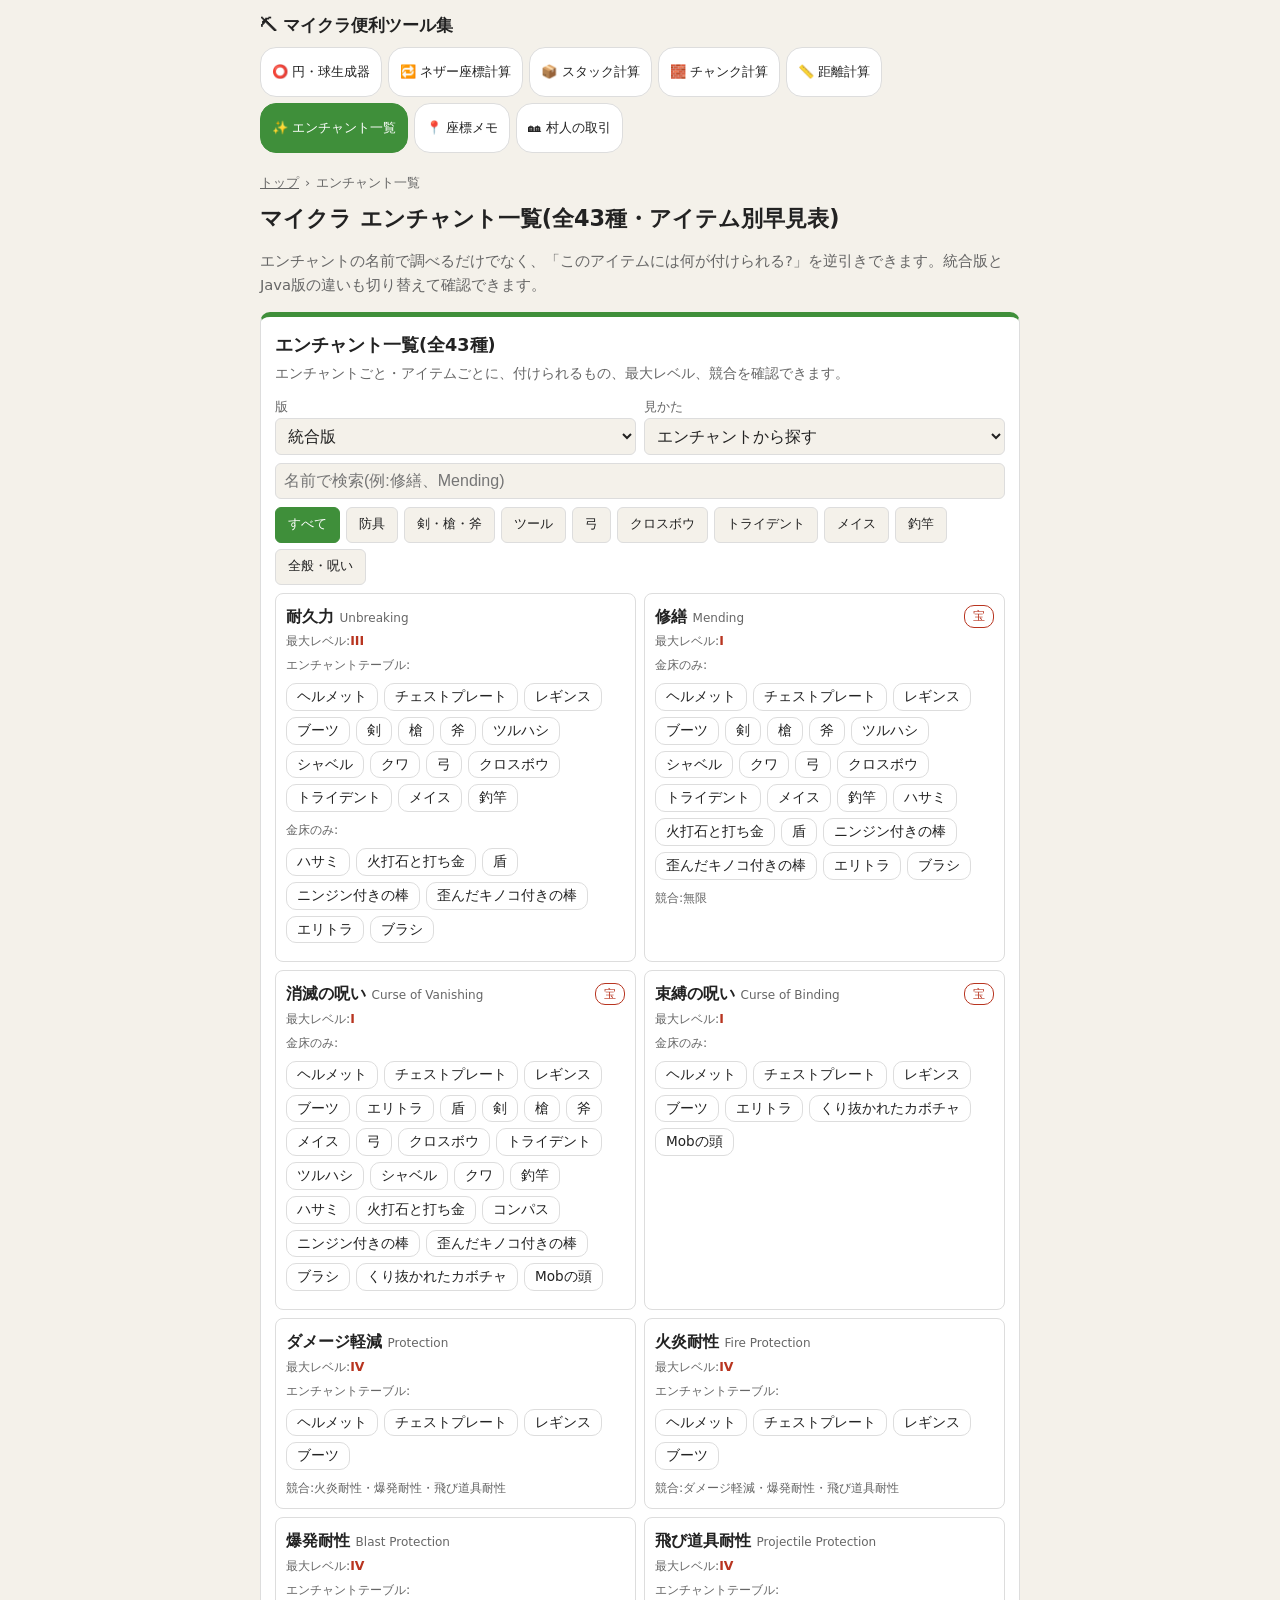
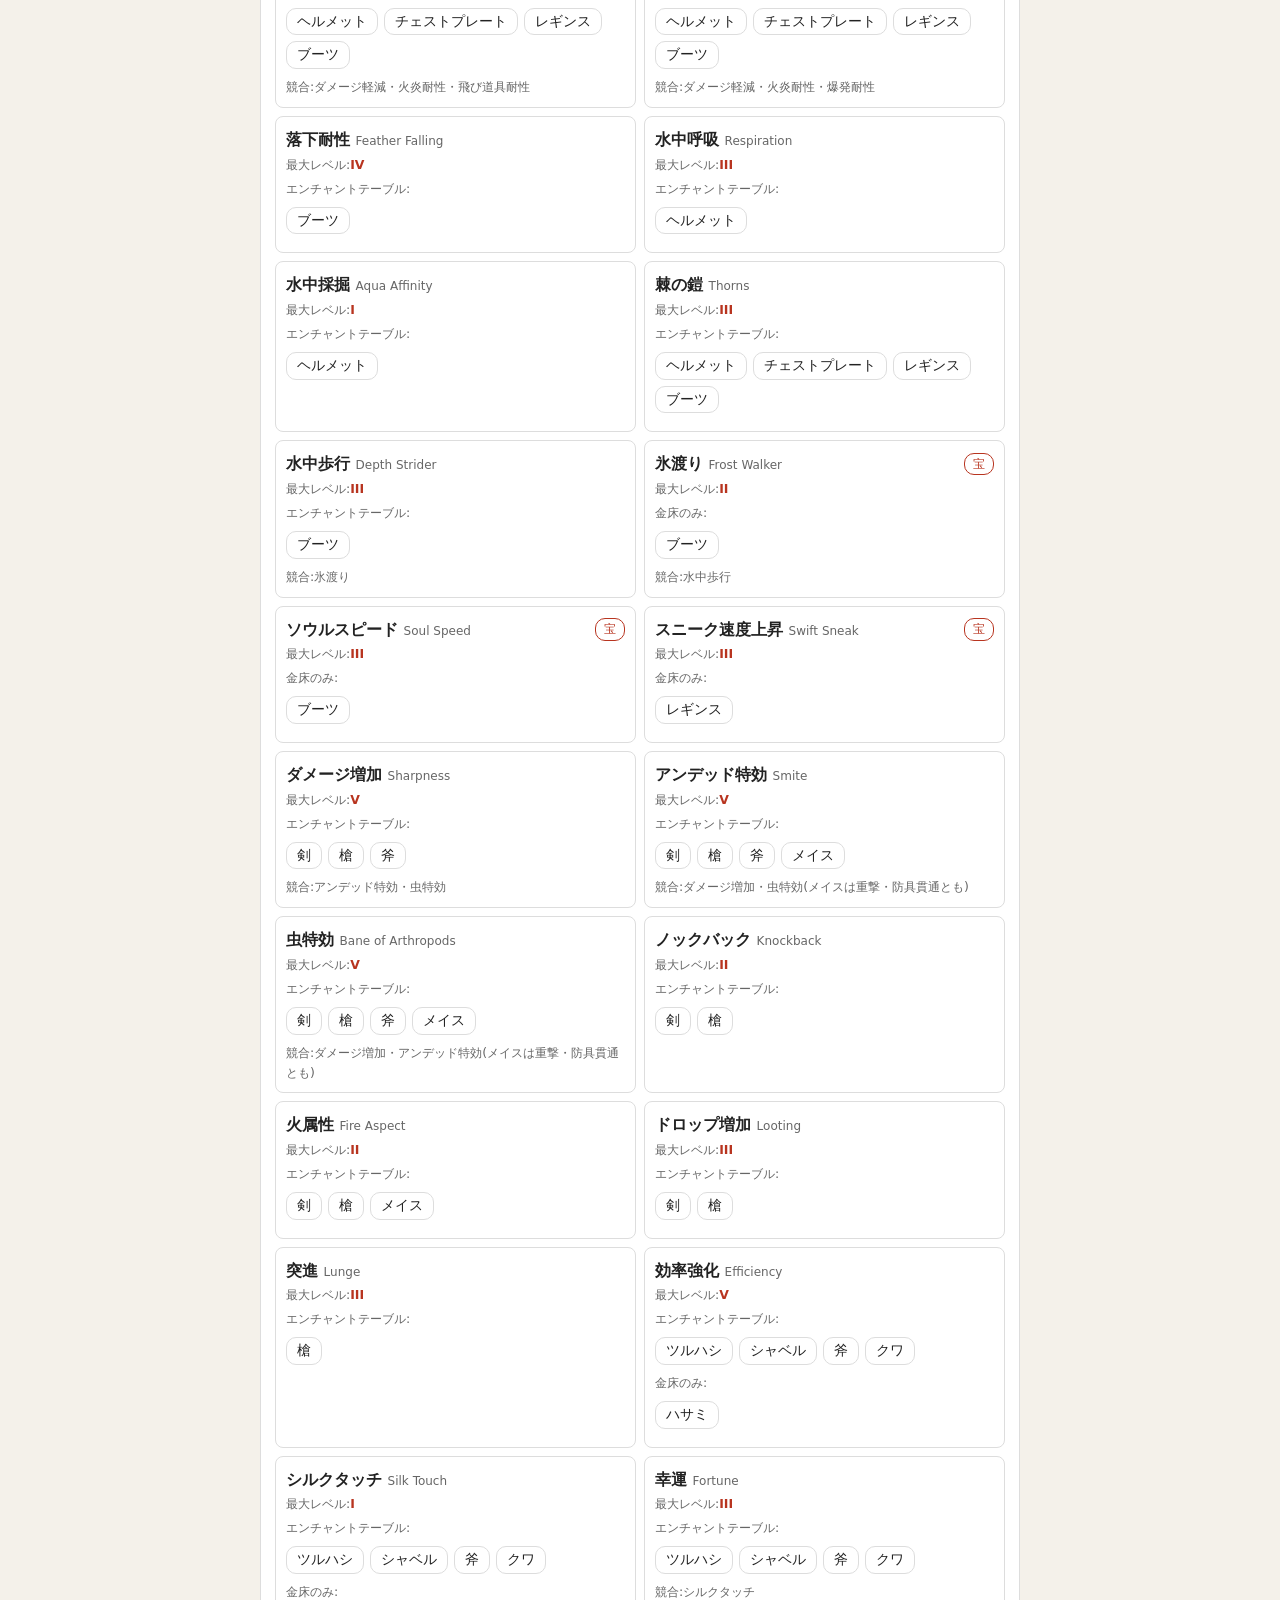
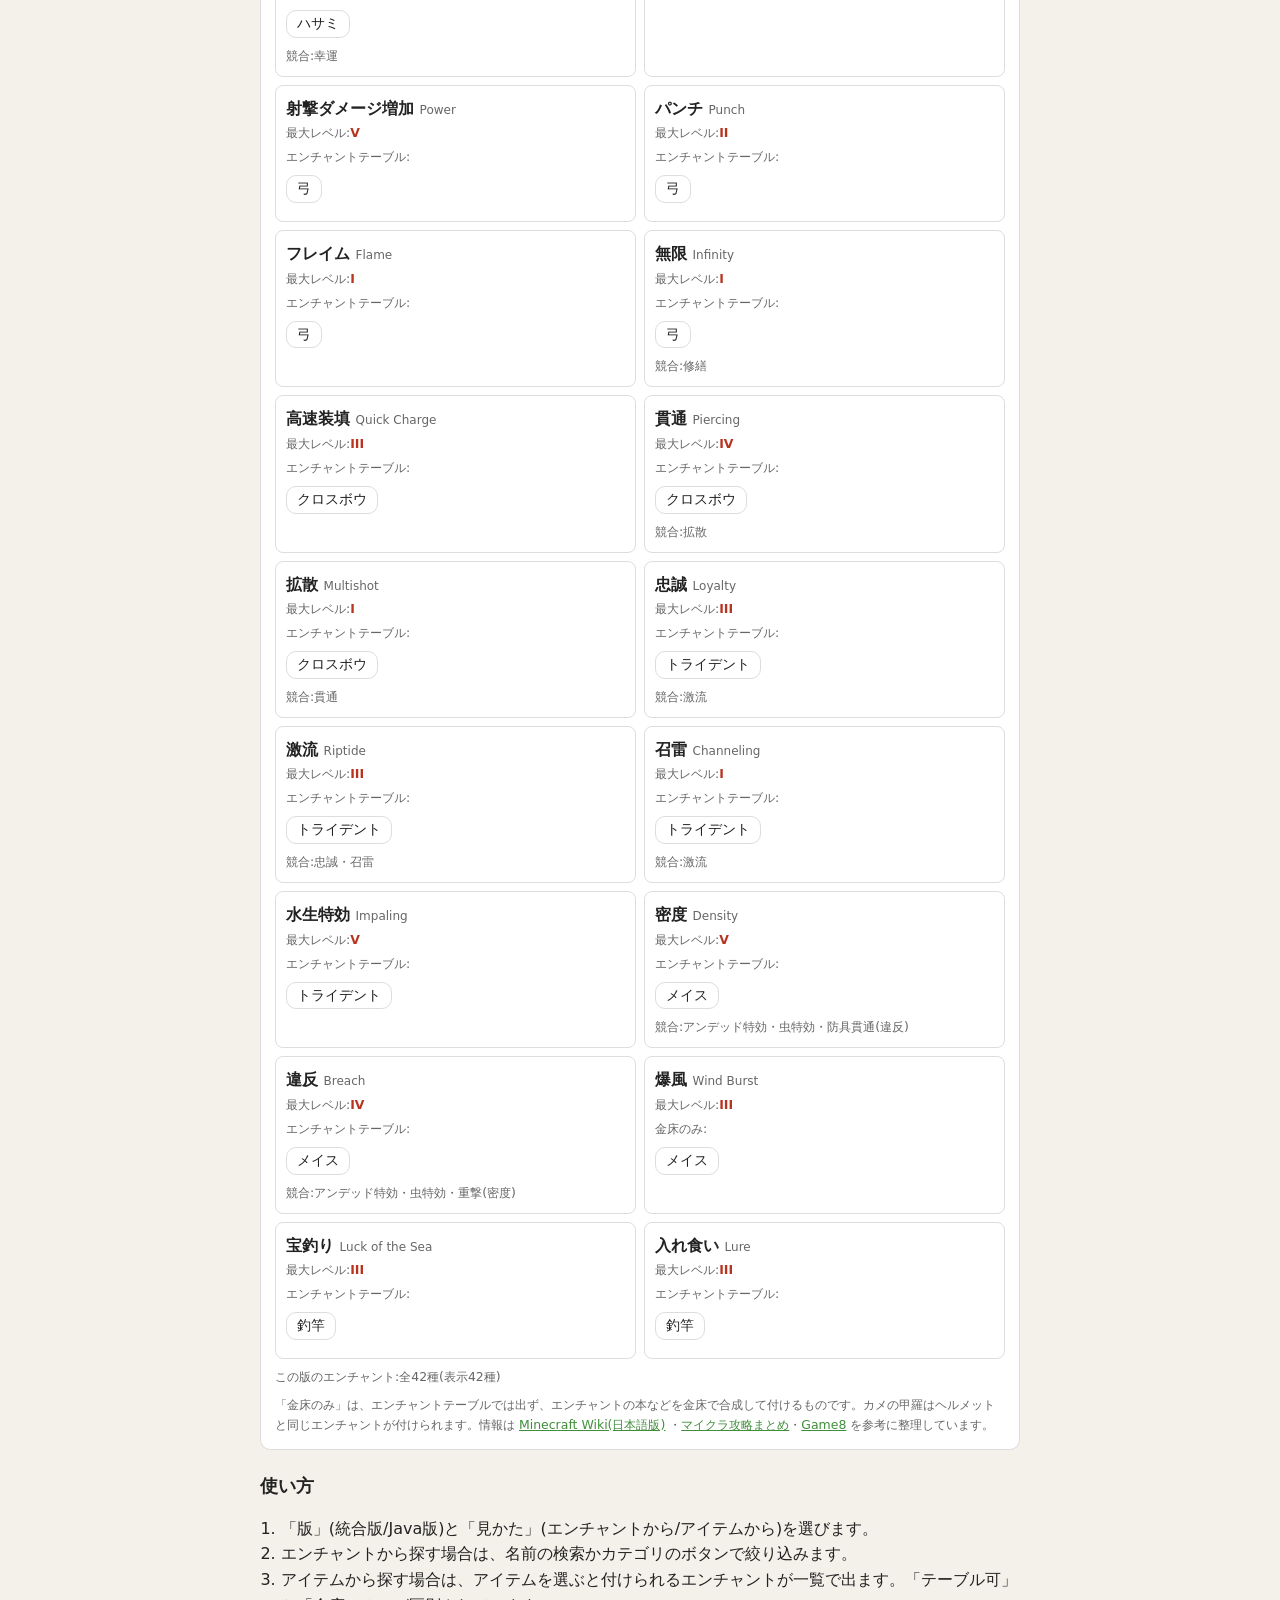
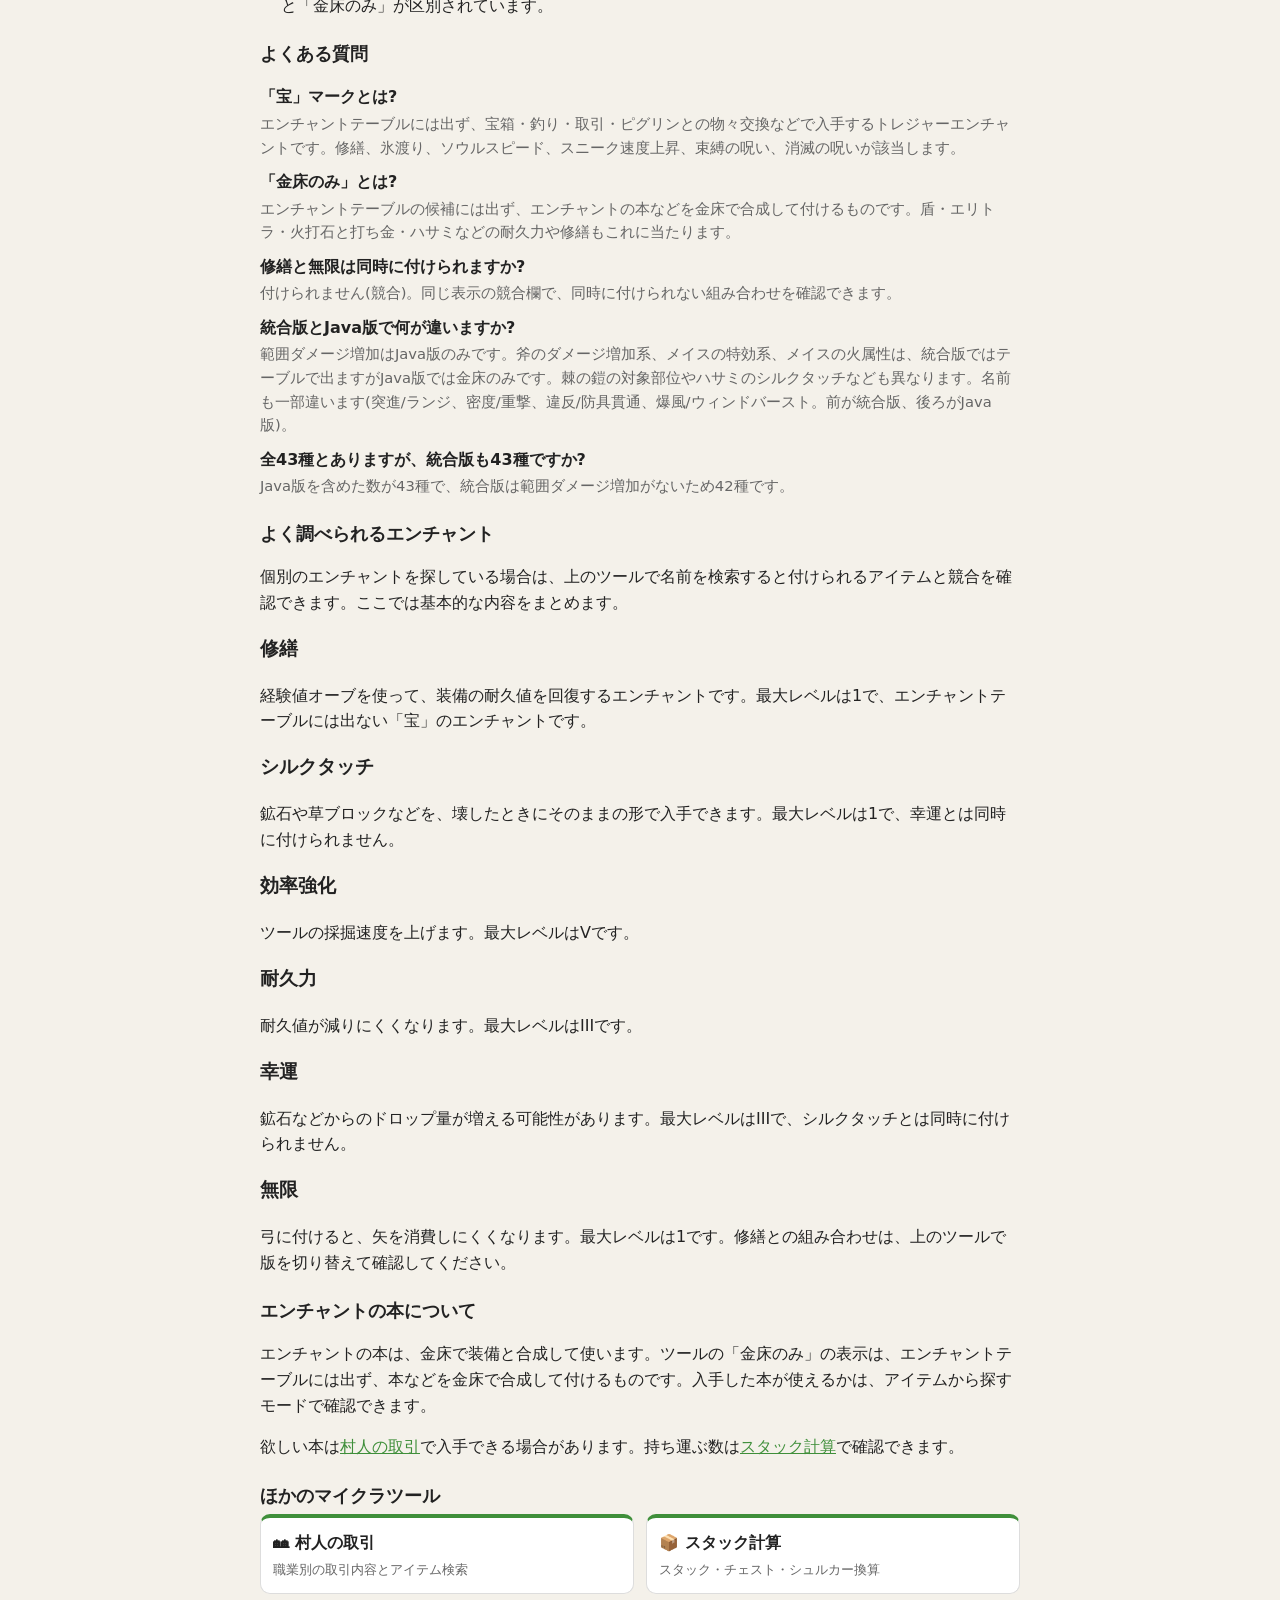
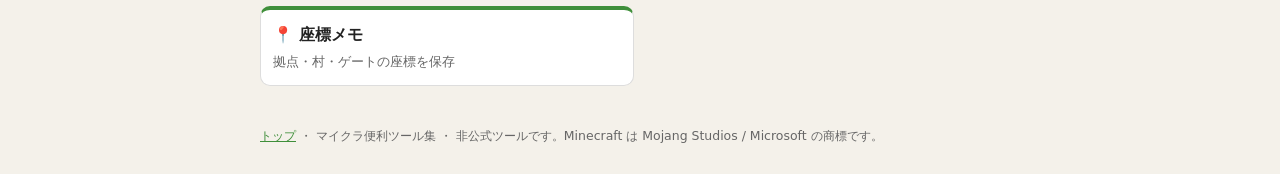
<file: enchantment/index.html>
<!DOCTYPE html>
<html lang="ja">
<head>
<meta charset="utf-8">
<meta name="viewport" content="width=device-width, initial-scale=1, viewport-fit=cover">
<title>マイクラ エンチャント一覧(全43種)｜付与できるアイテム・最大レベル・競合早見表</title>
<meta name="description" content="マイクラ全43種のエンチャントについて、付与できるアイテム(盾・エリトラ・ハサミなども)、最大レベル、競合を一覧で確認できる早見表。統合版・Java版に対応し、アイテムごとの検索もできます。">
<meta property="og:title" content="マイクラ エンチャント一覧(全43種)｜付与できるアイテム・最大レベル・競合早見表">
<meta property="og:description" content="マイクラ全43種のエンチャントについて、付与できるアイテム(盾・エリトラ・ハサミなども)、最大レベル、競合を一覧で確認できる早見表。統合版・Java版に対応し、アイテムごとの検索もできます。">
<meta property="og:type" content="website">
<link rel="stylesheet" href="../css/style.css">
<script type="application/ld+json">{"@context": "https://schema.org", "@type": "FAQPage", "mainEntity": [{"@type": "Question", "name": "「宝」マークとは?", "acceptedAnswer": {"@type": "Answer", "text": "エンチャントテーブルには出ず、宝箱・釣り・取引・ピグリンとの物々交換などで入手するトレジャーエンチャントです。修繕、氷渡り、ソウルスピード、スニーク速度上昇、束縛の呪い、消滅の呪いが該当します。"}}, {"@type": "Question", "name": "「金床のみ」とは?", "acceptedAnswer": {"@type": "Answer", "text": "エンチャントテーブルの候補には出ず、エンチャントの本などを金床で合成して付けるものです。盾・エリトラ・火打石と打ち金・ハサミなどの耐久力や修繕もこれに当たります。"}}, {"@type": "Question", "name": "修繕と無限は同時に付けられますか?", "acceptedAnswer": {"@type": "Answer", "text": "付けられません(競合)。同じ表示の競合欄で、同時に付けられない組み合わせを確認できます。"}}, {"@type": "Question", "name": "統合版とJava版で何が違いますか?", "acceptedAnswer": {"@type": "Answer", "text": "範囲ダメージ増加はJava版のみです。斧のダメージ増加系、メイスの特効系、メイスの火属性は、統合版ではテーブルで出ますがJava版では金床のみです。棘の鎧の対象部位やハサミのシルクタッチなども異なります。名前も一部違います(突進/ランジ、密度/重撃、違反/防具貫通、爆風/ウィンドバースト。前が統合版、後ろがJava版)。"}}, {"@type": "Question", "name": "全43種とありますが、統合版も43種ですか?", "acceptedAnswer": {"@type": "Answer", "text": "Java版を含めた数が43種で、統合版は範囲ダメージ増加がないため42種です。"}}]}</script>
<link rel="canonical" href="https://tasotaso55.github.io/minecraft-tools/enchantment/">
<meta property="og:url" content="https://tasotaso55.github.io/minecraft-tools/enchantment/">
<meta property="og:locale" content="ja_JP">
<meta property="og:site_name" content="マイクラ便利ツール集">
<meta name="twitter:card" content="summary">
<!-- SEO-HEAD:START -->
<link rel="stylesheet" href="../css/guide.css">
<script type="application/ld+json">{"@context":"https://schema.org","@type":"BreadcrumbList","itemListElement":[{"@type":"ListItem","position":1,"name":"トップ","item":"https://tasotaso55.github.io/minecraft-tools/"},{"@type":"ListItem","position":2,"name":"エンチャント一覧","item":"https://tasotaso55.github.io/minecraft-tools/enchantment/"}]}</script>
<script type="application/ld+json">{"@context":"https://schema.org","@type":"WebApplication","name":"マイクラ エンチャント一覧(全43種)｜付与できるアイテム・最大レベル・競合早見表","url":"https://tasotaso55.github.io/minecraft-tools/enchantment/","description":"マイクラ全43種のエンチャントについて、付与できるアイテム(盾・エリトラ・ハサミなども)、最大レベル、競合を一覧で確認できる早見表。統合版・Java版に対応し、アイテムごとの検索もできます。","inLanguage":"ja","applicationCategory":"UtilitiesApplication","operatingSystem":"Web browser","isAccessibleForFree":true,"offers":{"@type":"Offer","price":"0","priceCurrency":"JPY"}}</script>
<!-- SEO-HEAD:END -->
</head>
<body>
<header class="site"><a class="brand" href="../">⛏ マイクラ便利ツール集</a><nav class="gnav" aria-label="ツール一覧"><a href="../circle/">⭕ 円・球生成器</a><a href="../nether/">🔁 ネザー座標計算</a><a href="../stack/">📦 スタック計算</a><a href="../chunk/">🧱 チャンク計算</a><a href="../distance/">📏 距離計算</a><a href="../enchantment/" aria-current="page">✨ エンチャント一覧</a><a href="../memo/">📍 座標メモ</a><a href="../villager/">🏘 村人の取引</a></nav></header>
<main>
<ol class="crumb"><li><a href="../">トップ</a></li><li>エンチャント一覧</li></ol>
<h1>マイクラ エンチャント一覧(全43種・アイテム別早見表)</h1>
<p class="lead">エンチャントの名前で調べるだけでなく、「このアイテムには何が付けられる?」を逆引きできます。統合版とJava版の違いも切り替えて確認できます。</p>
<section class="tool on" id="t-ench" data-title="エンチャント">
  <h2>エンチャント一覧(全43種)</h2>
  <p class="desc">エンチャントごと・アイテムごとに、付けられるもの、最大レベル、競合を確認できます。</p>
  <div class="row two">
    <div><label>版</label><select id="eed"><option value="be">統合版</option><option value="je">Java版</option></select></div>
    <div><label>見かた</label><select id="evw"><option value="e">エンチャントから探す</option><option value="i">アイテムから探す</option></select></div>
  </div>
  <div id="pe">
    <input type="search" id="eq" placeholder="名前で検索(例:修繕、Mending)">
    <div class="chips" id="echips"></div>
    <div class="egrid" id="elist"></div>
  </div>
  <div id="pi" style="display:none">
    <label>アイテム</label><select id="eitem"></select>
    <div class="note" id="icnt"></div>
    <div class="egrid" id="ilist" style="margin-top:8px"></div>
  </div>
  <div class="note" id="ecnt"></div>
  <div class="note">「金床のみ」は、エンチャントテーブルでは出ず、エンチャントの本などを金床で合成して付けるものです。カメの甲羅はヘルメットと同じエンチャントが付けられます。情報は <a href="https://ja.minecraft.wiki/w/%E3%82%A8%E3%83%B3%E3%83%81%E3%83%A3%E3%83%B3%E3%83%88" rel="noopener">Minecraft Wiki(日本語版)</a> ・<a href="https://minecraft-yutakura.com/enchant-list/" rel="noopener">マイクラ攻略まとめ</a>・<a href="https://game8.jp/minecraft/309171" rel="noopener">Game8</a> を参考に整理しています。</div>
</section>
<section class="info"><h2>使い方</h2><ol><li>「版」(統合版/Java版)と「見かた」(エンチャントから/アイテムから)を選びます。</li><li>エンチャントから探す場合は、名前の検索かカテゴリのボタンで絞り込みます。</li><li>アイテムから探す場合は、アイテムを選ぶと付けられるエンチャントが一覧で出ます。「テーブル可」と「金床のみ」が区別されています。</li></ol></section>
<section class="info"><h2>よくある質問</h2><dl><dt>「宝」マークとは?</dt><dd>エンチャントテーブルには出ず、宝箱・釣り・取引・ピグリンとの物々交換などで入手するトレジャーエンチャントです。修繕、氷渡り、ソウルスピード、スニーク速度上昇、束縛の呪い、消滅の呪いが該当します。</dd><dt>「金床のみ」とは?</dt><dd>エンチャントテーブルの候補には出ず、エンチャントの本などを金床で合成して付けるものです。盾・エリトラ・火打石と打ち金・ハサミなどの耐久力や修繕もこれに当たります。</dd><dt>修繕と無限は同時に付けられますか?</dt><dd>付けられません(競合)。同じ表示の競合欄で、同時に付けられない組み合わせを確認できます。</dd><dt>統合版とJava版で何が違いますか?</dt><dd>範囲ダメージ増加はJava版のみです。斧のダメージ増加系、メイスの特効系、メイスの火属性は、統合版ではテーブルで出ますがJava版では金床のみです。棘の鎧の対象部位やハサミのシルクタッチなども異なります。名前も一部違います(突進/ランジ、密度/重撃、違反/防具貫通、爆風/ウィンドバースト。前が統合版、後ろがJava版)。</dd><dt>全43種とありますが、統合版も43種ですか?</dt><dd>Java版を含めた数が43種で、統合版は範囲ダメージ増加がないため42種です。</dd></dl></section>
<!-- SEO-GUIDE:START -->
<section class="info"><h2 id="popular">よく調べられるエンチャント</h2>
<p>個別のエンチャントを探している場合は、上のツールで名前を検索すると付けられるアイテムと競合を確認できます。ここでは基本的な内容をまとめます。</p>
<h3 id="mending">修繕</h3>
<p>経験値オーブを使って、装備の耐久値を回復するエンチャントです。最大レベルは1で、エンチャントテーブルには出ない「宝」のエンチャントです。</p>
<h3 id="silk-touch">シルクタッチ</h3>
<p>鉱石や草ブロックなどを、壊したときにそのままの形で入手できます。最大レベルは1で、幸運とは同時に付けられません。</p>
<h3 id="efficiency">効率強化</h3>
<p>ツールの採掘速度を上げます。最大レベルはVです。</p>
<h3 id="unbreaking">耐久力</h3>
<p>耐久値が減りにくくなります。最大レベルはIIIです。</p>
<h3 id="fortune">幸運</h3>
<p>鉱石などからのドロップ量が増える可能性があります。最大レベルはIIIで、シルクタッチとは同時に付けられません。</p>
<h3 id="infinity">無限</h3>
<p>弓に付けると、矢を消費しにくくなります。最大レベルは1です。修繕との組み合わせは、上のツールで版を切り替えて確認してください。</p></section>
<section class="info"><h2 id="book">エンチャントの本について</h2>
<p>エンチャントの本は、金床で装備と合成して使います。ツールの「金床のみ」の表示は、エンチャントテーブルには出ず、本などを金床で合成して付けるものです。入手した本が使えるかは、アイテムから探すモードで確認できます。</p>
<p>欲しい本は<a href="../villager/">村人の取引</a>で入手できる場合があります。持ち運ぶ数は<a href="../stack/">スタック計算</a>で確認できます。</p></section>
<!-- SEO-GUIDE:END -->
<section class="info"><h2>ほかのマイクラツール</h2><div class="cards"><a class="cl" href="../villager/"><b>🏘 村人の取引</b><span>職業別の取引内容とアイテム検索</span></a><a class="cl" href="../stack/"><b>📦 スタック計算</b><span>スタック・チェスト・シュルカー換算</span></a><a class="cl" href="../memo/"><b>📍 座標メモ</b><span>拠点・村・ゲートの座標を保存</span></a></div></section>
</main>
<footer><a href="../">トップ</a> ・ マイクラ便利ツール集 ・ 非公式ツールです。Minecraft は Mojang Studios / Microsoft の商標です。</footer>
<script src="../js/common.js"></script>
<script src="../js/enchantment.js"></script>
</body>
</html>
</file>
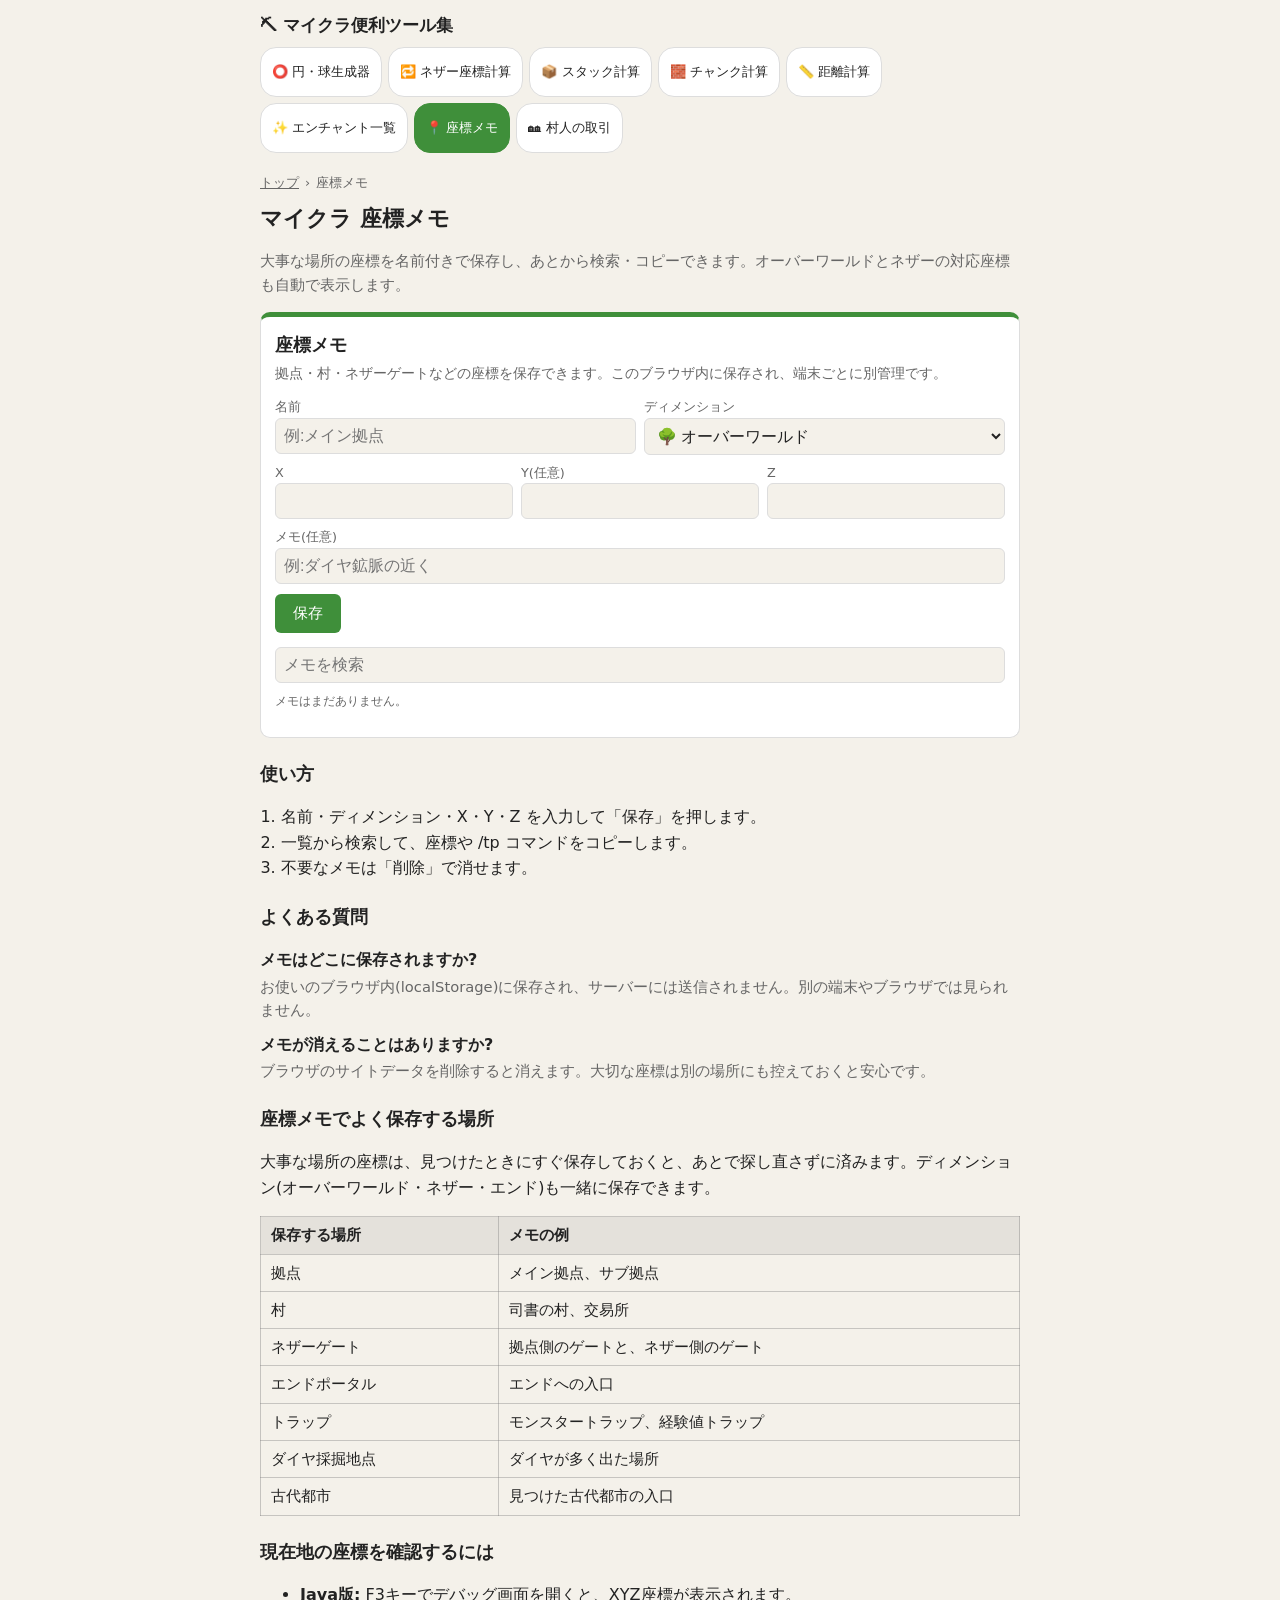
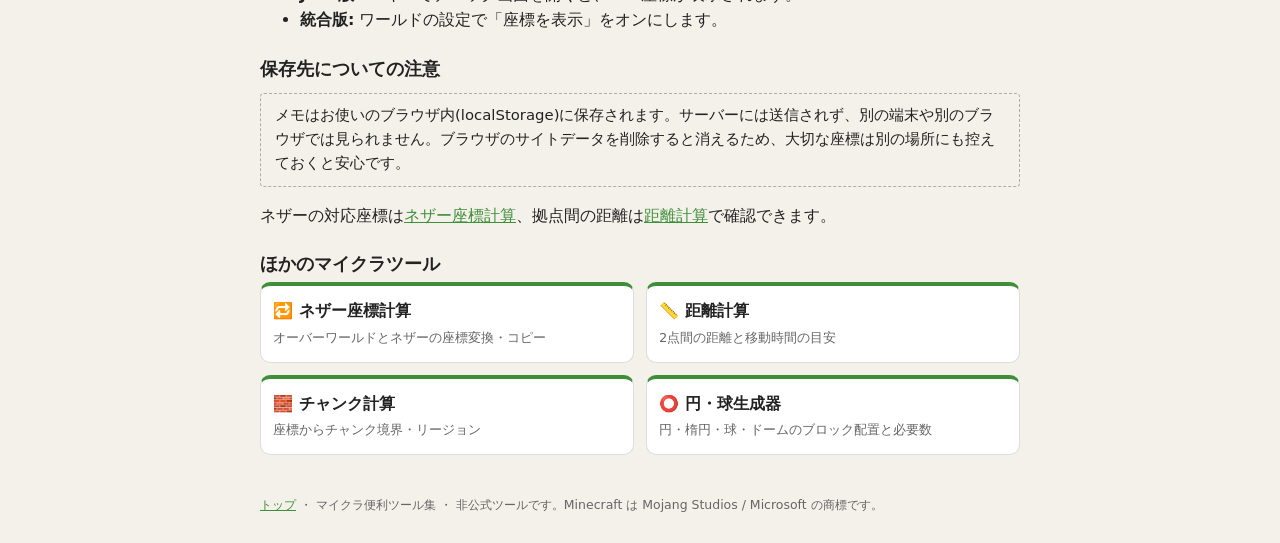
<file: memo/index.html>
<!DOCTYPE html>
<html lang="ja">
<head>
<meta charset="utf-8">
<meta name="viewport" content="width=device-width, initial-scale=1, viewport-fit=cover">
<title>マイクラ座標メモ｜拠点・村・ネザーゲートを保存</title>
<meta name="description" content="マイクラの拠点・村・ネザーゲート・エンドポータル・トラップなどの座標を名前付きで保存できる無料メモ。ネザー座標への換算や /tp コマンドのコピーにも対応。">
<meta property="og:title" content="マイクラ座標メモ｜拠点・村・ネザーゲートを保存">
<meta property="og:description" content="マイクラの拠点・村・ネザーゲート・エンドポータル・トラップなどの座標を名前付きで保存できる無料メモ。ネザー座標への換算や /tp コマンドのコピーにも対応。">
<meta property="og:type" content="website">
<link rel="stylesheet" href="../css/style.css">
<script type="application/ld+json">{"@context": "https://schema.org", "@type": "FAQPage", "mainEntity": [{"@type": "Question", "name": "メモはどこに保存されますか?", "acceptedAnswer": {"@type": "Answer", "text": "お使いのブラウザ内(localStorage)に保存され、サーバーには送信されません。別の端末やブラウザでは見られません。"}}, {"@type": "Question", "name": "メモが消えることはありますか?", "acceptedAnswer": {"@type": "Answer", "text": "ブラウザのサイトデータを削除すると消えます。大切な座標は別の場所にも控えておくと安心です。"}}]}</script>
<link rel="canonical" href="https://tasotaso55.github.io/minecraft-tools/memo/">
<meta property="og:url" content="https://tasotaso55.github.io/minecraft-tools/memo/">
<meta property="og:locale" content="ja_JP">
<meta property="og:site_name" content="マイクラ便利ツール集">
<meta name="twitter:card" content="summary">
<!-- SEO-HEAD:START -->
<link rel="stylesheet" href="../css/guide.css">
<script type="application/ld+json">{"@context":"https://schema.org","@type":"BreadcrumbList","itemListElement":[{"@type":"ListItem","position":1,"name":"トップ","item":"https://tasotaso55.github.io/minecraft-tools/"},{"@type":"ListItem","position":2,"name":"座標メモ","item":"https://tasotaso55.github.io/minecraft-tools/memo/"}]}</script>
<script type="application/ld+json">{"@context":"https://schema.org","@type":"WebApplication","name":"マイクラ座標メモ｜拠点・村・ネザーゲートを保存","url":"https://tasotaso55.github.io/minecraft-tools/memo/","description":"マイクラの拠点・村・ネザーゲート・エンドポータル・トラップなどの座標を名前付きで保存できる無料メモ。ネザー座標への換算や /tp コマンドのコピーにも対応。","inLanguage":"ja","applicationCategory":"UtilitiesApplication","operatingSystem":"Web browser","isAccessibleForFree":true,"offers":{"@type":"Offer","price":"0","priceCurrency":"JPY"}}</script>
<!-- SEO-HEAD:END -->
</head>
<body>
<header class="site"><a class="brand" href="../">⛏ マイクラ便利ツール集</a><nav class="gnav" aria-label="ツール一覧"><a href="../circle/">⭕ 円・球生成器</a><a href="../nether/">🔁 ネザー座標計算</a><a href="../stack/">📦 スタック計算</a><a href="../chunk/">🧱 チャンク計算</a><a href="../distance/">📏 距離計算</a><a href="../enchantment/">✨ エンチャント一覧</a><a href="../memo/" aria-current="page">📍 座標メモ</a><a href="../villager/">🏘 村人の取引</a></nav></header>
<main>
<ol class="crumb"><li><a href="../">トップ</a></li><li>座標メモ</li></ol>
<h1>マイクラ 座標メモ</h1>
<p class="lead">大事な場所の座標を名前付きで保存し、あとから検索・コピーできます。オーバーワールドとネザーの対応座標も自動で表示します。</p>
<section class="tool on" id="t-memo" data-title="📍 座標メモ">
  <h2>座標メモ</h2>
  <p class="desc">拠点・村・ネザーゲートなどの座標を保存できます。このブラウザ内に保存され、端末ごとに別管理です。</p>
  <div class="row two"><div><label>名前</label><input type="text" id="mn" placeholder="例:メイン拠点"></div>
  <div><label>ディメンション</label><select id="md"><option value="o">🌳 オーバーワールド</option><option value="n">🔥 ネザー</option><option value="e">🌌 エンド</option></select></div></div>
  <div class="row"><div><label>X</label><input type="number" id="mx"></div><div><label>Y(任意)</label><input type="number" id="my"></div><div><label>Z</label><input type="number" id="mz"></div></div>
  <div><label>メモ(任意)</label><input type="text" id="mt" placeholder="例:ダイヤ鉱脈の近く"></div>
  <button class="pri" id="madd" style="margin-top:10px">保存</button>
  <div class="note" id="mmsg"></div>
  <div style="margin-top:14px"><input type="search" id="mq" placeholder="メモを検索"></div>
  <div id="mlist"></div>
</section>
<section class="info"><h2>使い方</h2><ol><li>名前・ディメンション・X・Y・Z を入力して「保存」を押します。</li><li>一覧から検索して、座標や /tp コマンドをコピーします。</li><li>不要なメモは「削除」で消せます。</li></ol></section>
<section class="info"><h2>よくある質問</h2><dl><dt>メモはどこに保存されますか?</dt><dd>お使いのブラウザ内(localStorage)に保存され、サーバーには送信されません。別の端末やブラウザでは見られません。</dd><dt>メモが消えることはありますか?</dt><dd>ブラウザのサイトデータを削除すると消えます。大切な座標は別の場所にも控えておくと安心です。</dd></dl></section>
<!-- SEO-GUIDE:START -->
<section class="info"><h2 id="uses">座標メモでよく保存する場所</h2>
<p>大事な場所の座標は、見つけたときにすぐ保存しておくと、あとで探し直さずに済みます。ディメンション(オーバーワールド・ネザー・エンド)も一緒に保存できます。</p>
<div class="g-table"><table>
<tr><th>保存する場所</th><th>メモの例</th></tr>
<tr><td>拠点</td><td>メイン拠点、サブ拠点</td></tr>
<tr><td>村</td><td>司書の村、交易所</td></tr>
<tr><td>ネザーゲート</td><td>拠点側のゲートと、ネザー側のゲート</td></tr>
<tr><td>エンドポータル</td><td>エンドへの入口</td></tr>
<tr><td>トラップ</td><td>モンスタートラップ、経験値トラップ</td></tr>
<tr><td>ダイヤ採掘地点</td><td>ダイヤが多く出た場所</td></tr>
<tr><td>古代都市</td><td>見つけた古代都市の入口</td></tr>
</table></div></section>
<section class="info"><h2 id="coords">現在地の座標を確認するには</h2>
<ul>
<li><strong>Java版:</strong> F3キーでデバッグ画面を開くと、XYZ座標が表示されます。</li>
<li><strong>統合版:</strong> ワールドの設定で「座標を表示」をオンにします。</li>
</ul></section>
<section class="info"><h2 id="storage">保存先についての注意</h2>
<div class="g-note">メモはお使いのブラウザ内(localStorage)に保存されます。サーバーには送信されず、別の端末や別のブラウザでは見られません。ブラウザのサイトデータを削除すると消えるため、大切な座標は別の場所にも控えておくと安心です。</div>
<p>ネザーの対応座標は<a href="../nether/">ネザー座標計算</a>、拠点間の距離は<a href="../distance/">距離計算</a>で確認できます。</p></section>
<!-- SEO-GUIDE:END -->
<section class="info"><h2>ほかのマイクラツール</h2><div class="cards"><a class="cl" href="../nether/"><b>🔁 ネザー座標計算</b><span>オーバーワールドとネザーの座標変換・コピー</span></a><a class="cl" href="../distance/"><b>📏 距離計算</b><span>2点間の距離と移動時間の目安</span></a><a class="cl" href="../chunk/"><b>🧱 チャンク計算</b><span>座標からチャンク境界・リージョン</span></a><a class="cl" href="../circle/"><b>⭕ 円・球生成器</b><span>円・楕円・球・ドームのブロック配置と必要数</span></a></div></section>
</main>
<footer><a href="../">トップ</a> ・ マイクラ便利ツール集 ・ 非公式ツールです。Minecraft は Mojang Studios / Microsoft の商標です。</footer>
<script src="../js/common.js"></script>
<script src="../js/memo.js"></script>
</body>
</html>
</file>
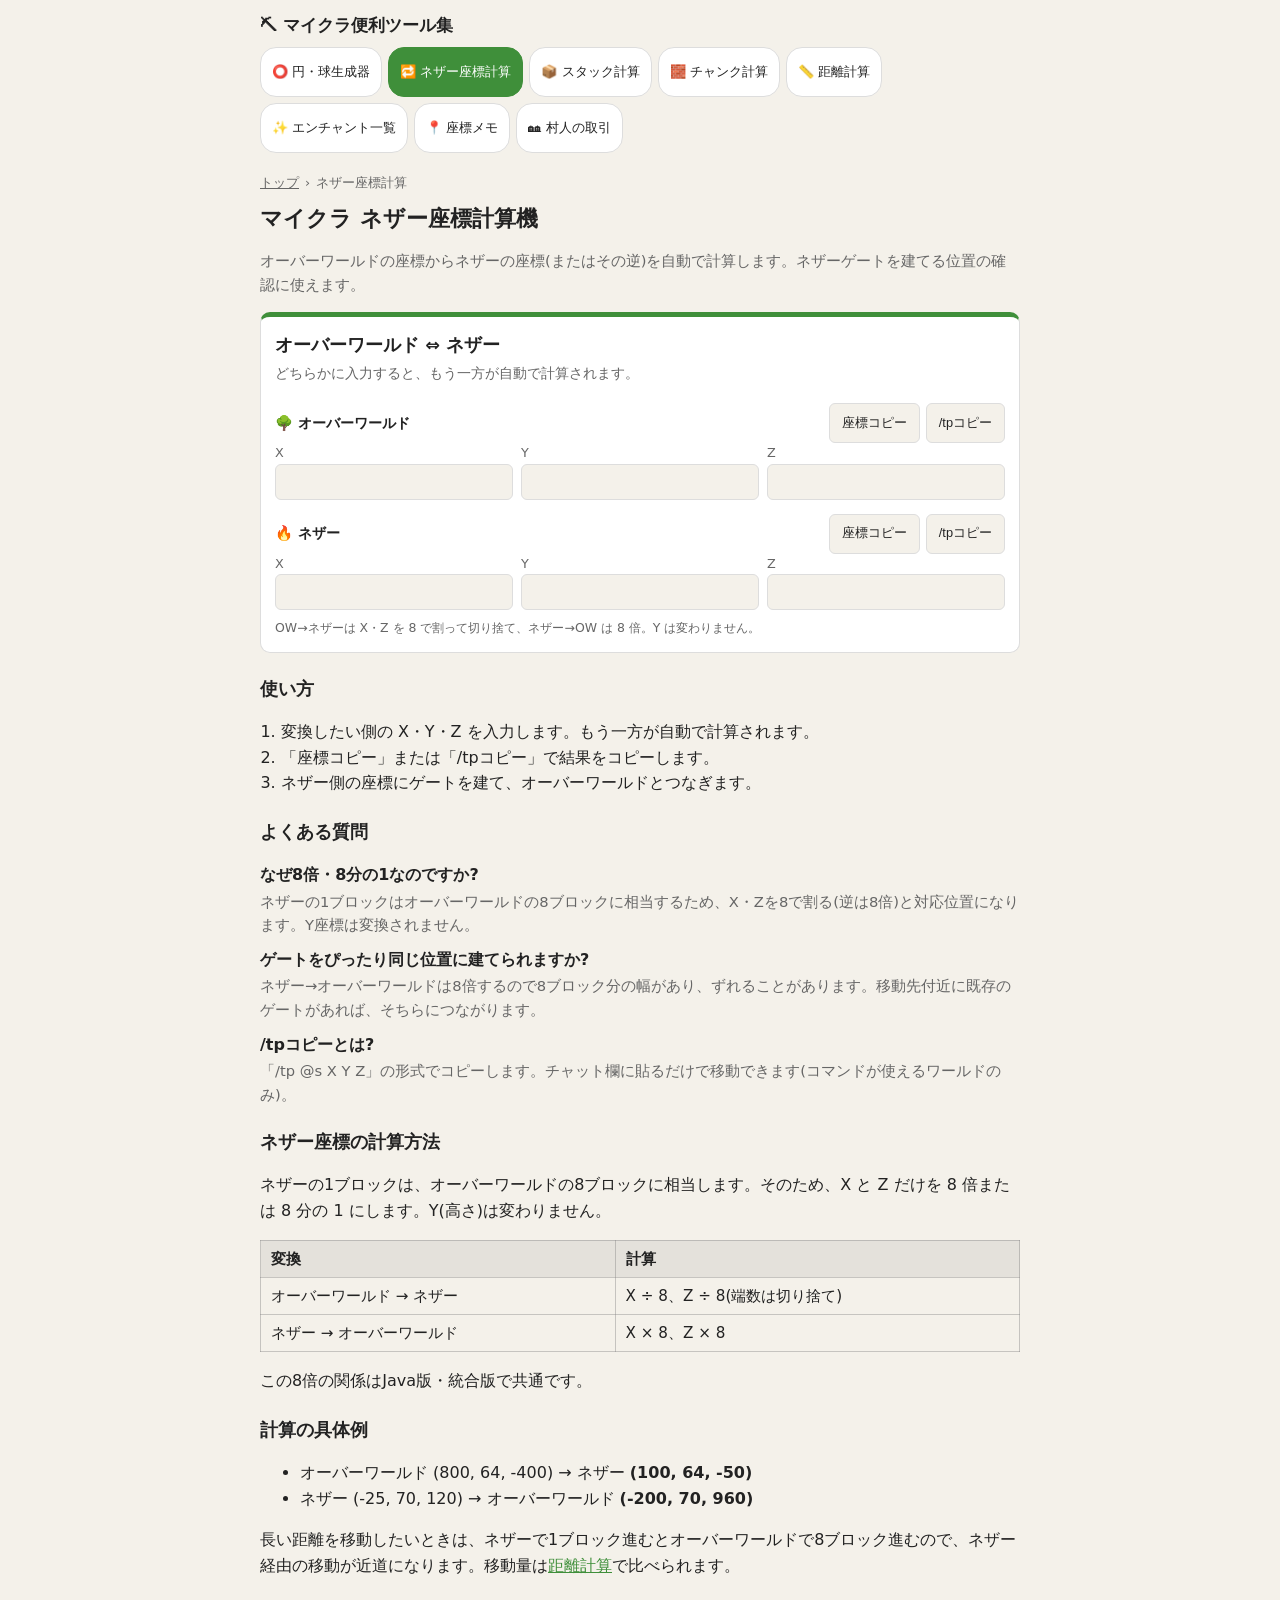
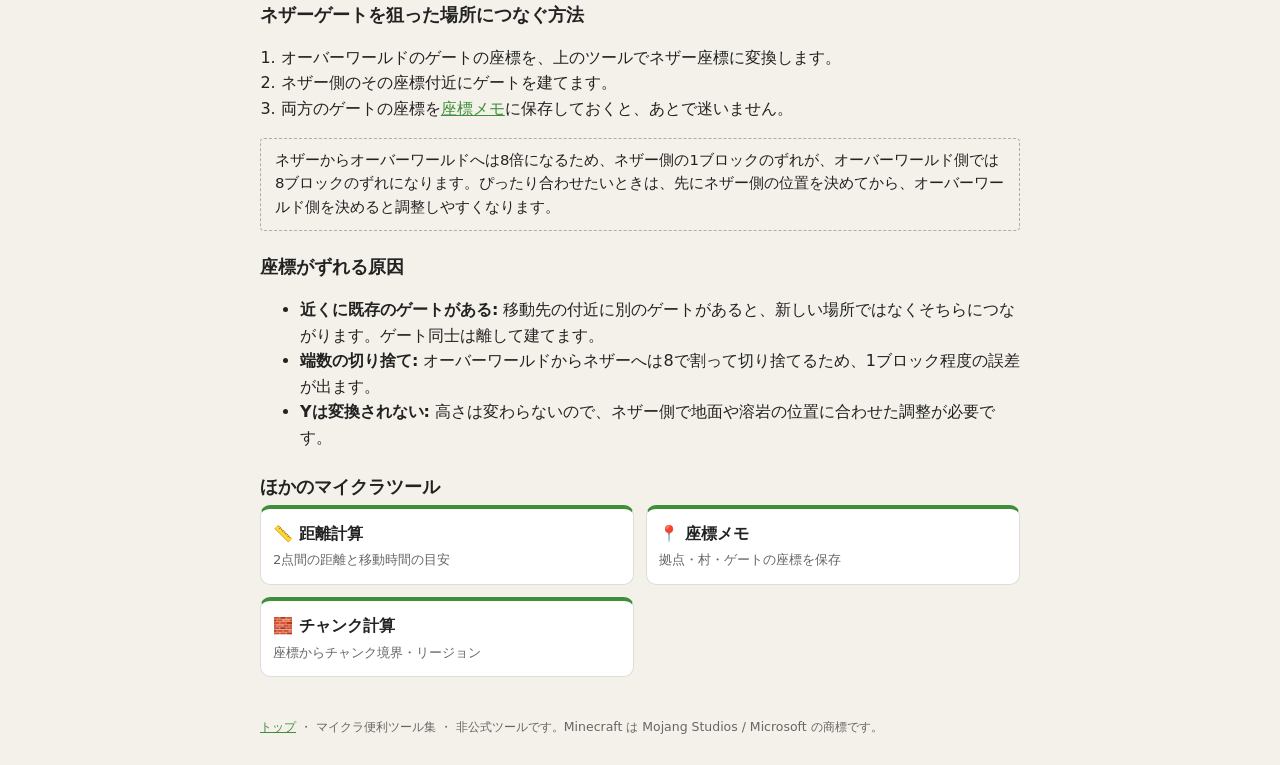
<file: nether/index.html>
<!DOCTYPE html>
<html lang="ja">
<head>
<meta charset="utf-8">
<meta name="viewport" content="width=device-width, initial-scale=1, viewport-fit=cover">
<title>マイクラ ネザー座標計算機｜8倍の座標変換とゲートの位置合わせ</title>
<meta name="description" content="オーバーワールドとネザーの座標を相互に変換できる無料ツール。X・Zを8で割る/8倍にする計算方法、ネザーゲートの位置合わせ、座標がずれる原因も解説。">
<meta property="og:title" content="マイクラ ネザー座標計算機｜8倍の座標変換とゲートの位置合わせ">
<meta property="og:description" content="オーバーワールドとネザーの座標を相互に変換できる無料ツール。X・Zを8で割る/8倍にする計算方法、ネザーゲートの位置合わせ、座標がずれる原因も解説。">
<meta property="og:type" content="website">
<link rel="stylesheet" href="../css/style.css">
<script type="application/ld+json">{"@context": "https://schema.org", "@type": "FAQPage", "mainEntity": [{"@type": "Question", "name": "なぜ8倍・8分の1なのですか?", "acceptedAnswer": {"@type": "Answer", "text": "ネザーの1ブロックはオーバーワールドの8ブロックに相当するため、X・Zを8で割る(逆は8倍)と対応位置になります。Y座標は変換されません。"}}, {"@type": "Question", "name": "ゲートをぴったり同じ位置に建てられますか?", "acceptedAnswer": {"@type": "Answer", "text": "ネザー→オーバーワールドは8倍するので8ブロック分の幅があり、ずれることがあります。移動先付近に既存のゲートがあれば、そちらにつながります。"}}, {"@type": "Question", "name": "/tpコピーとは?", "acceptedAnswer": {"@type": "Answer", "text": "「/tp @s X Y Z」の形式でコピーします。チャット欄に貼るだけで移動できます(コマンドが使えるワールドのみ)。"}}]}</script>
<link rel="canonical" href="https://tasotaso55.github.io/minecraft-tools/nether/">
<meta property="og:url" content="https://tasotaso55.github.io/minecraft-tools/nether/">
<meta property="og:locale" content="ja_JP">
<meta property="og:site_name" content="マイクラ便利ツール集">
<meta name="twitter:card" content="summary">
<!-- SEO-HEAD:START -->
<link rel="stylesheet" href="../css/guide.css">
<script type="application/ld+json">{"@context":"https://schema.org","@type":"BreadcrumbList","itemListElement":[{"@type":"ListItem","position":1,"name":"トップ","item":"https://tasotaso55.github.io/minecraft-tools/"},{"@type":"ListItem","position":2,"name":"ネザー座標計算","item":"https://tasotaso55.github.io/minecraft-tools/nether/"}]}</script>
<script type="application/ld+json">{"@context":"https://schema.org","@type":"WebApplication","name":"マイクラ ネザー座標計算機｜8倍の座標変換とゲートの位置合わせ","url":"https://tasotaso55.github.io/minecraft-tools/nether/","description":"オーバーワールドとネザーの座標を相互に変換できる無料ツール。X・Zを8で割る/8倍にする計算方法、ネザーゲートの位置合わせ、座標がずれる原因も解説。","inLanguage":"ja","applicationCategory":"UtilitiesApplication","operatingSystem":"Web browser","isAccessibleForFree":true,"offers":{"@type":"Offer","price":"0","priceCurrency":"JPY"}}</script>
<!-- SEO-HEAD:END -->
</head>
<body>
<header class="site"><a class="brand" href="../">⛏ マイクラ便利ツール集</a><nav class="gnav" aria-label="ツール一覧"><a href="../circle/">⭕ 円・球生成器</a><a href="../nether/" aria-current="page">🔁 ネザー座標計算</a><a href="../stack/">📦 スタック計算</a><a href="../chunk/">🧱 チャンク計算</a><a href="../distance/">📏 距離計算</a><a href="../enchantment/">✨ エンチャント一覧</a><a href="../memo/">📍 座標メモ</a><a href="../villager/">🏘 村人の取引</a></nav></header>
<main>
<ol class="crumb"><li><a href="../">トップ</a></li><li>ネザー座標計算</li></ol>
<h1>マイクラ ネザー座標計算機</h1>
<p class="lead">オーバーワールドの座標からネザーの座標(またはその逆)を自動で計算します。ネザーゲートを建てる位置の確認に使えます。</p>
<section class="tool on" id="t-conv" data-title="🔁 座標変換">
  <h2>オーバーワールド ⇔ ネザー</h2>
  <p class="desc">どちらかに入力すると、もう一方が自動で計算されます。</p>
  <div class="hrow"><div class="sub">🌳 オーバーワールド</div><div class="acts"><button class="sm" data-copy="o:plain">座標コピー</button><button class="sm" data-copy="o:tp">/tpコピー</button></div></div>
  <div class="row"><div><label>X</label><input type="number" id="ox"></div><div><label>Y</label><input type="number" id="oy"></div><div><label>Z</label><input type="number" id="oz"></div></div>
  <div class="hrow"><div class="sub">🔥 ネザー</div><div class="acts"><button class="sm" data-copy="n:plain">座標コピー</button><button class="sm" data-copy="n:tp">/tpコピー</button></div></div>
  <div class="row"><div><label>X</label><input type="number" id="nx"></div><div><label>Y</label><input type="number" id="ny"></div><div><label>Z</label><input type="number" id="nz"></div></div>
  <div class="note">OW→ネザーは X・Z を 8 で割って切り捨て、ネザー→OW は 8 倍。Y は変わりません。</div>
</section>
<section class="info"><h2>使い方</h2><ol><li>変換したい側の X・Y・Z を入力します。もう一方が自動で計算されます。</li><li>「座標コピー」または「/tpコピー」で結果をコピーします。</li><li>ネザー側の座標にゲートを建て、オーバーワールドとつなぎます。</li></ol></section>
<section class="info"><h2>よくある質問</h2><dl><dt>なぜ8倍・8分の1なのですか?</dt><dd>ネザーの1ブロックはオーバーワールドの8ブロックに相当するため、X・Zを8で割る(逆は8倍)と対応位置になります。Y座標は変換されません。</dd><dt>ゲートをぴったり同じ位置に建てられますか?</dt><dd>ネザー→オーバーワールドは8倍するので8ブロック分の幅があり、ずれることがあります。移動先付近に既存のゲートがあれば、そちらにつながります。</dd><dt>/tpコピーとは?</dt><dd>「/tp @s X Y Z」の形式でコピーします。チャット欄に貼るだけで移動できます(コマンドが使えるワールドのみ)。</dd></dl></section>
<!-- SEO-GUIDE:START -->
<section class="info"><h2 id="how-to-calc">ネザー座標の計算方法</h2>
<p>ネザーの1ブロックは、オーバーワールドの8ブロックに相当します。そのため、X と Z だけを 8 倍または 8 分の 1 にします。Y(高さ)は変わりません。</p>
<div class="g-table"><table>
<tr><th>変換</th><th>計算</th></tr>
<tr><td>オーバーワールド → ネザー</td><td>X ÷ 8、Z ÷ 8(端数は切り捨て)</td></tr>
<tr><td>ネザー → オーバーワールド</td><td>X × 8、Z × 8</td></tr>
</table></div>
<p>この8倍の関係はJava版・統合版で共通です。</p></section>
<section class="info"><h2 id="examples">計算の具体例</h2>
<ul>
<li>オーバーワールド (800, 64, -400) → ネザー <strong>(100, 64, -50)</strong></li>
<li>ネザー (-25, 70, 120) → オーバーワールド <strong>(-200, 70, 960)</strong></li>
</ul>
<p>長い距離を移動したいときは、ネザーで1ブロック進むとオーバーワールドで8ブロック進むので、ネザー経由の移動が近道になります。移動量は<a href="../distance/">距離計算</a>で比べられます。</p></section>
<section class="info"><h2 id="gate">ネザーゲートを狙った場所につなぐ方法</h2>
<ol>
<li>オーバーワールドのゲートの座標を、上のツールでネザー座標に変換します。</li>
<li>ネザー側のその座標付近にゲートを建てます。</li>
<li>両方のゲートの座標を<a href="../memo/">座標メモ</a>に保存しておくと、あとで迷いません。</li>
</ol>
<div class="g-note">ネザーからオーバーワールドへは8倍になるため、ネザー側の1ブロックのずれが、オーバーワールド側では8ブロックのずれになります。ぴったり合わせたいときは、先にネザー側の位置を決めてから、オーバーワールド側を決めると調整しやすくなります。</div></section>
<section class="info"><h2 id="why-off">座標がずれる原因</h2>
<ul>
<li><strong>近くに既存のゲートがある:</strong> 移動先の付近に別のゲートがあると、新しい場所ではなくそちらにつながります。ゲート同士は離して建てます。</li>
<li><strong>端数の切り捨て:</strong> オーバーワールドからネザーへは8で割って切り捨てるため、1ブロック程度の誤差が出ます。</li>
<li><strong>Yは変換されない:</strong> 高さは変わらないので、ネザー側で地面や溶岩の位置に合わせた調整が必要です。</li>
</ul></section>
<!-- SEO-GUIDE:END -->
<section class="info"><h2>ほかのマイクラツール</h2><div class="cards"><a class="cl" href="../distance/"><b>📏 距離計算</b><span>2点間の距離と移動時間の目安</span></a><a class="cl" href="../memo/"><b>📍 座標メモ</b><span>拠点・村・ゲートの座標を保存</span></a><a class="cl" href="../chunk/"><b>🧱 チャンク計算</b><span>座標からチャンク境界・リージョン</span></a></div></section>
</main>
<footer><a href="../">トップ</a> ・ マイクラ便利ツール集 ・ 非公式ツールです。Minecraft は Mojang Studios / Microsoft の商標です。</footer>
<script src="../js/common.js"></script>
<script src="../js/nether.js"></script>
</body>
</html>
</file>
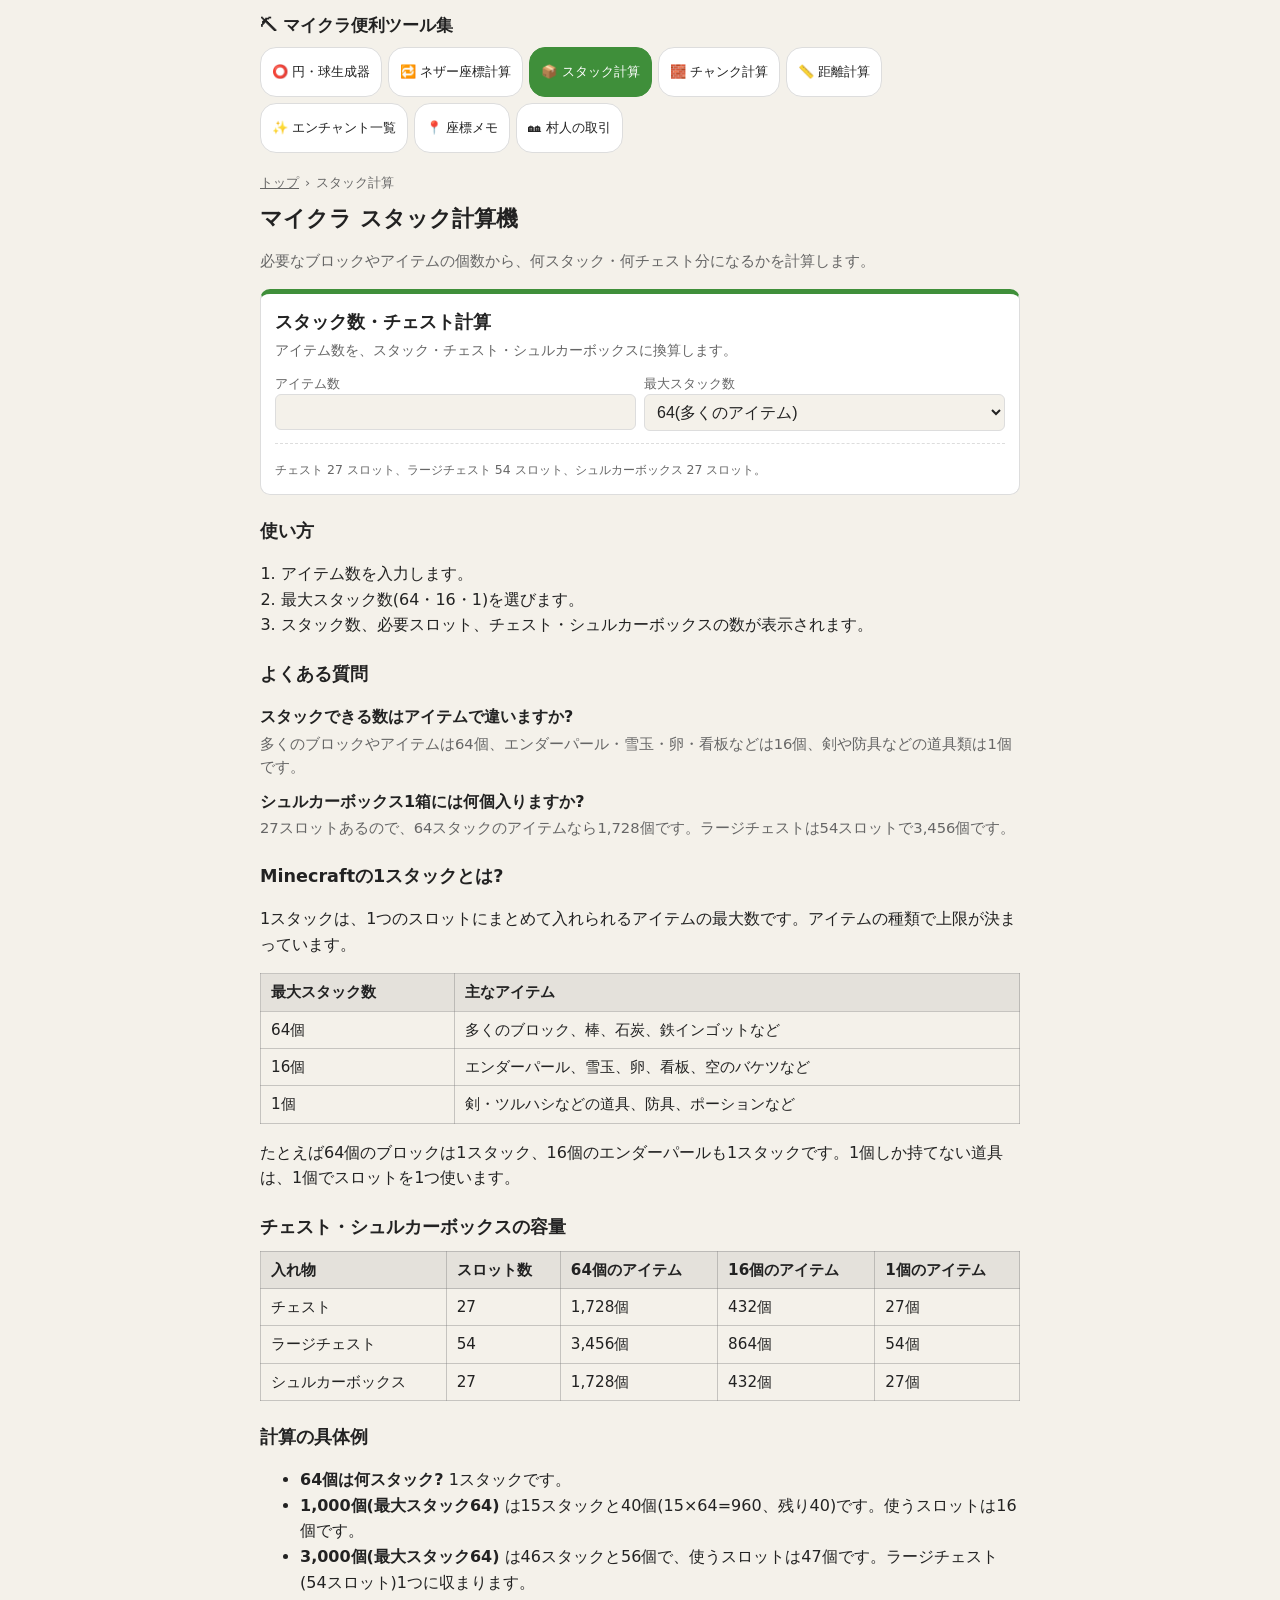
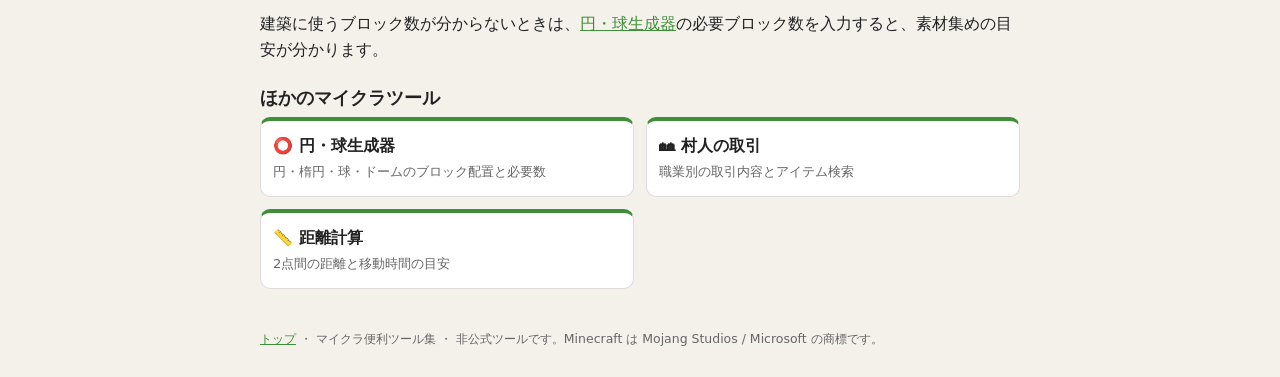
<file: stack/index.html>
<!DOCTYPE html>
<html lang="ja">
<head>
<meta charset="utf-8">
<meta name="viewport" content="width=device-width, initial-scale=1, viewport-fit=cover">
<title>マイクラ スタック計算機｜何スタック・チェスト何個分かを計算</title>
<meta name="description" content="アイテム数を、スタック数・チェスト・ラージチェスト・シュルカーボックスに換算する無料ツール。64個・16個・1個の違いと各容量の一覧、計算例も掲載。">
<meta property="og:title" content="マイクラ スタック計算機｜何スタック・チェスト何個分かを計算">
<meta property="og:description" content="アイテム数を、スタック数・チェスト・ラージチェスト・シュルカーボックスに換算する無料ツール。64個・16個・1個の違いと各容量の一覧、計算例も掲載。">
<meta property="og:type" content="website">
<link rel="stylesheet" href="../css/style.css">
<script type="application/ld+json">{"@context": "https://schema.org", "@type": "FAQPage", "mainEntity": [{"@type": "Question", "name": "スタックできる数はアイテムで違いますか?", "acceptedAnswer": {"@type": "Answer", "text": "多くのブロックやアイテムは64個、エンダーパール・雪玉・卵・看板などは16個、剣や防具などの道具類は1個です。"}}, {"@type": "Question", "name": "シュルカーボックス1箱には何個入りますか?", "acceptedAnswer": {"@type": "Answer", "text": "27スロットあるので、64スタックのアイテムなら1,728個です。ラージチェストは54スロットで3,456個です。"}}]}</script>
<link rel="canonical" href="https://tasotaso55.github.io/minecraft-tools/stack/">
<meta property="og:url" content="https://tasotaso55.github.io/minecraft-tools/stack/">
<meta property="og:locale" content="ja_JP">
<meta property="og:site_name" content="マイクラ便利ツール集">
<meta name="twitter:card" content="summary">
<!-- SEO-HEAD:START -->
<link rel="stylesheet" href="../css/guide.css">
<script type="application/ld+json">{"@context":"https://schema.org","@type":"BreadcrumbList","itemListElement":[{"@type":"ListItem","position":1,"name":"トップ","item":"https://tasotaso55.github.io/minecraft-tools/"},{"@type":"ListItem","position":2,"name":"スタック計算","item":"https://tasotaso55.github.io/minecraft-tools/stack/"}]}</script>
<script type="application/ld+json">{"@context":"https://schema.org","@type":"WebApplication","name":"マイクラ スタック計算機｜何スタック・チェスト何個分かを計算","url":"https://tasotaso55.github.io/minecraft-tools/stack/","description":"アイテム数を、スタック数・チェスト・ラージチェスト・シュルカーボックスに換算する無料ツール。64個・16個・1個の違いと各容量の一覧、計算例も掲載。","inLanguage":"ja","applicationCategory":"UtilitiesApplication","operatingSystem":"Web browser","isAccessibleForFree":true,"offers":{"@type":"Offer","price":"0","priceCurrency":"JPY"}}</script>
<!-- SEO-HEAD:END -->
</head>
<body>
<header class="site"><a class="brand" href="../">⛏ マイクラ便利ツール集</a><nav class="gnav" aria-label="ツール一覧"><a href="../circle/">⭕ 円・球生成器</a><a href="../nether/">🔁 ネザー座標計算</a><a href="../stack/" aria-current="page">📦 スタック計算</a><a href="../chunk/">🧱 チャンク計算</a><a href="../distance/">📏 距離計算</a><a href="../enchantment/">✨ エンチャント一覧</a><a href="../memo/">📍 座標メモ</a><a href="../villager/">🏘 村人の取引</a></nav></header>
<main>
<ol class="crumb"><li><a href="../">トップ</a></li><li>スタック計算</li></ol>
<h1>マイクラ スタック計算機</h1>
<p class="lead">必要なブロックやアイテムの個数から、何スタック・何チェスト分になるかを計算します。</p>
<section class="tool on" id="t-stack" data-title="📦 スタック">
  <h2>スタック数・チェスト計算</h2>
  <p class="desc">アイテム数を、スタック・チェスト・シュルカーボックスに換算します。</p>
  <div class="row two"><div><label>アイテム数</label><input type="number" id="sn" min="0"></div>
  <div><label>最大スタック数</label><select id="ss"><option value="64">64(多くのアイテム)</option><option value="16">16(エンダーパール等)</option><option value="1">1(道具など)</option></select></div></div>
  <div class="out" id="sout"></div>
  <div class="note">チェスト 27 スロット、ラージチェスト 54 スロット、シュルカーボックス 27 スロット。</div>
</section>
<section class="info"><h2>使い方</h2><ol><li>アイテム数を入力します。</li><li>最大スタック数(64・16・1)を選びます。</li><li>スタック数、必要スロット、チェスト・シュルカーボックスの数が表示されます。</li></ol></section>
<section class="info"><h2>よくある質問</h2><dl><dt>スタックできる数はアイテムで違いますか?</dt><dd>多くのブロックやアイテムは64個、エンダーパール・雪玉・卵・看板などは16個、剣や防具などの道具類は1個です。</dd><dt>シュルカーボックス1箱には何個入りますか?</dt><dd>27スロットあるので、64スタックのアイテムなら1,728個です。ラージチェストは54スロットで3,456個です。</dd></dl></section>
<!-- SEO-GUIDE:START -->
<section class="info"><h2 id="what-is-stack">Minecraftの1スタックとは?</h2>
<p>1スタックは、1つのスロットにまとめて入れられるアイテムの最大数です。アイテムの種類で上限が決まっています。</p>
<div class="g-table"><table>
<tr><th>最大スタック数</th><th>主なアイテム</th></tr>
<tr><td>64個</td><td>多くのブロック、棒、石炭、鉄インゴットなど</td></tr>
<tr><td>16個</td><td>エンダーパール、雪玉、卵、看板、空のバケツなど</td></tr>
<tr><td>1個</td><td>剣・ツルハシなどの道具、防具、ポーションなど</td></tr>
</table></div>
<p>たとえば64個のブロックは1スタック、16個のエンダーパールも1スタックです。1個しか持てない道具は、1個でスロットを1つ使います。</p></section>
<section class="info"><h2 id="capacity">チェスト・シュルカーボックスの容量</h2>
<div class="g-table"><table>
<tr><th>入れ物</th><th>スロット数</th><th>64個のアイテム</th><th>16個のアイテム</th><th>1個のアイテム</th></tr>
<tr><td>チェスト</td><td>27</td><td>1,728個</td><td>432個</td><td>27個</td></tr>
<tr><td>ラージチェスト</td><td>54</td><td>3,456個</td><td>864個</td><td>54個</td></tr>
<tr><td>シュルカーボックス</td><td>27</td><td>1,728個</td><td>432個</td><td>27個</td></tr>
</table></div></section>
<section class="info"><h2 id="examples">計算の具体例</h2>
<ul>
<li><strong>64個は何スタック?</strong> 1スタックです。</li>
<li><strong>1,000個(最大スタック64)</strong> は15スタックと40個(15×64=960、残り40)です。使うスロットは16個です。</li>
<li><strong>3,000個(最大スタック64)</strong> は46スタックと56個で、使うスロットは47個です。ラージチェスト(54スロット)1つに収まります。</li>
</ul>
<p>建築に使うブロック数が分からないときは、<a href="../circle/">円・球生成器</a>の必要ブロック数を入力すると、素材集めの目安が分かります。</p></section>
<!-- SEO-GUIDE:END -->
<section class="info"><h2>ほかのマイクラツール</h2><div class="cards"><a class="cl" href="../circle/"><b>⭕ 円・球生成器</b><span>円・楕円・球・ドームのブロック配置と必要数</span></a><a class="cl" href="../villager/"><b>🏘 村人の取引</b><span>職業別の取引内容とアイテム検索</span></a><a class="cl" href="../distance/"><b>📏 距離計算</b><span>2点間の距離と移動時間の目安</span></a></div></section>
</main>
<footer><a href="../">トップ</a> ・ マイクラ便利ツール集 ・ 非公式ツールです。Minecraft は Mojang Studios / Microsoft の商標です。</footer>
<script src="../js/common.js"></script>
<script src="../js/stack.js"></script>
</body>
</html>
</file>
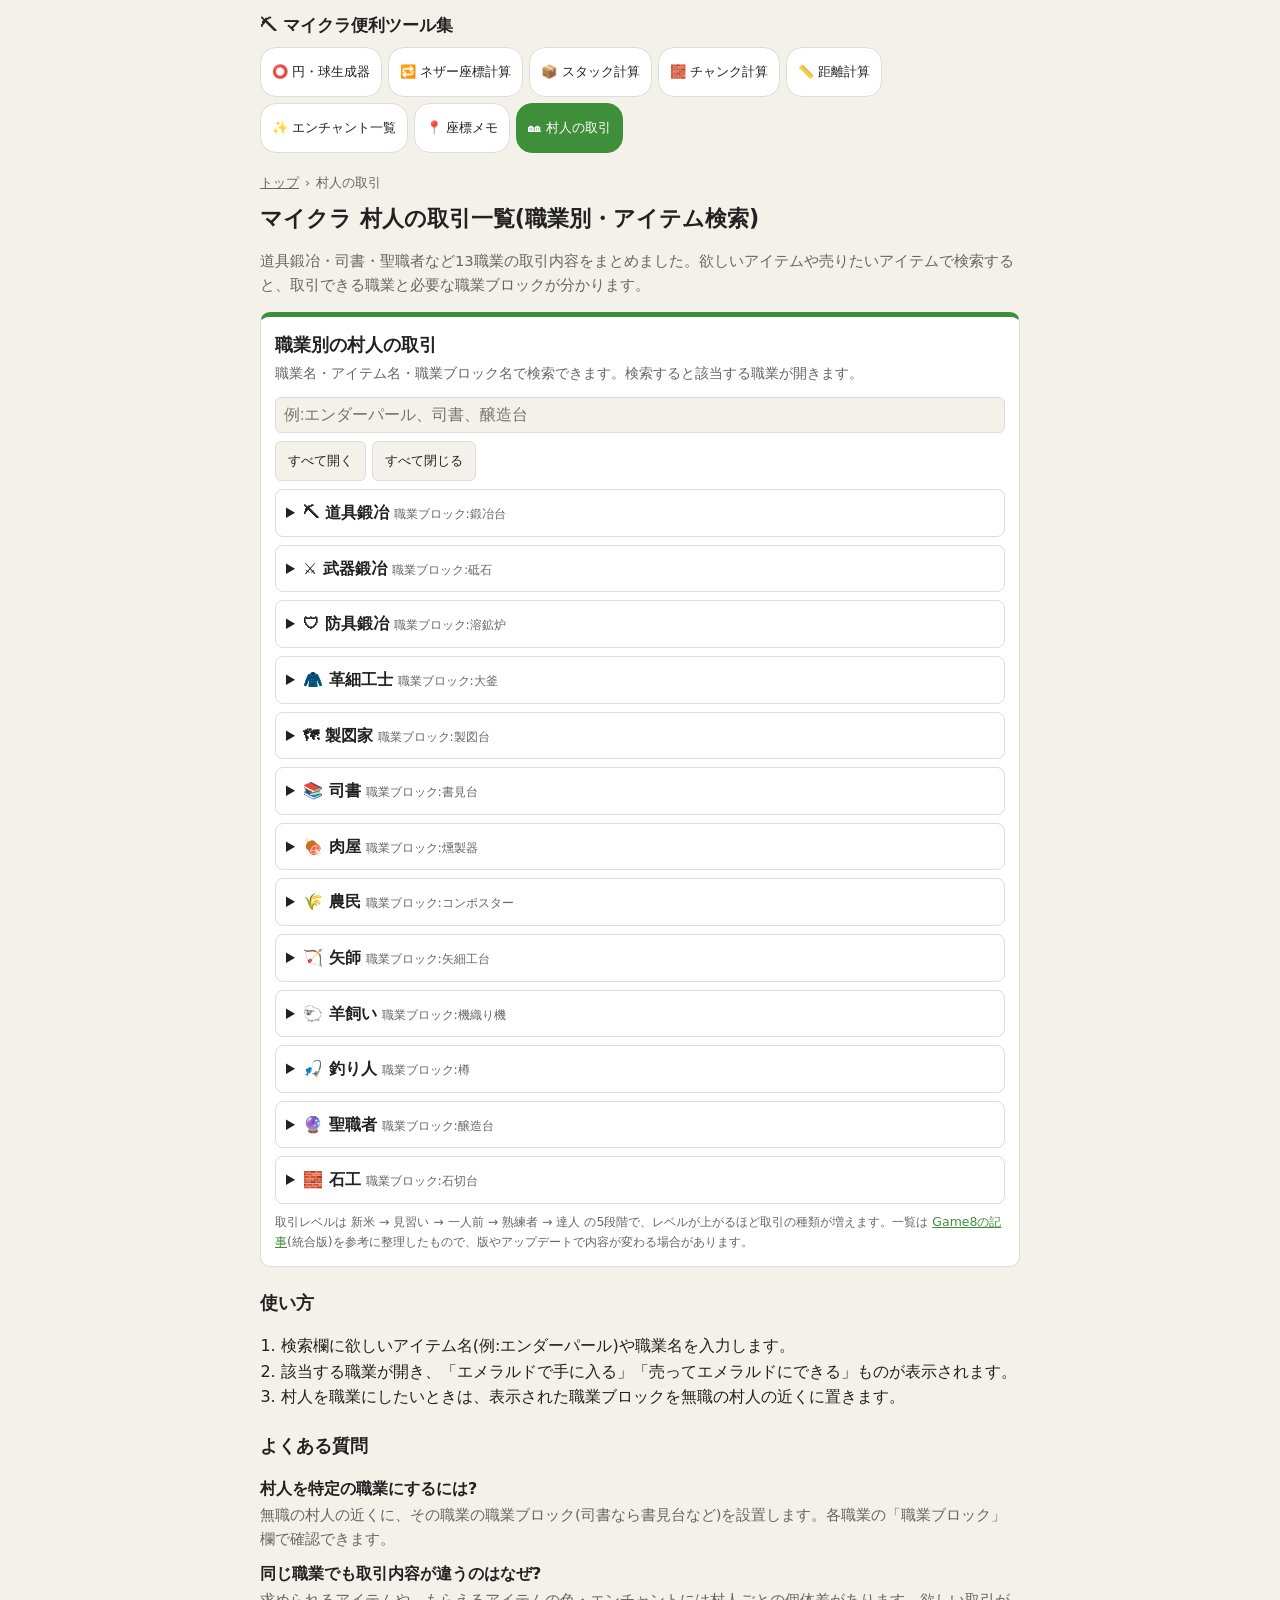
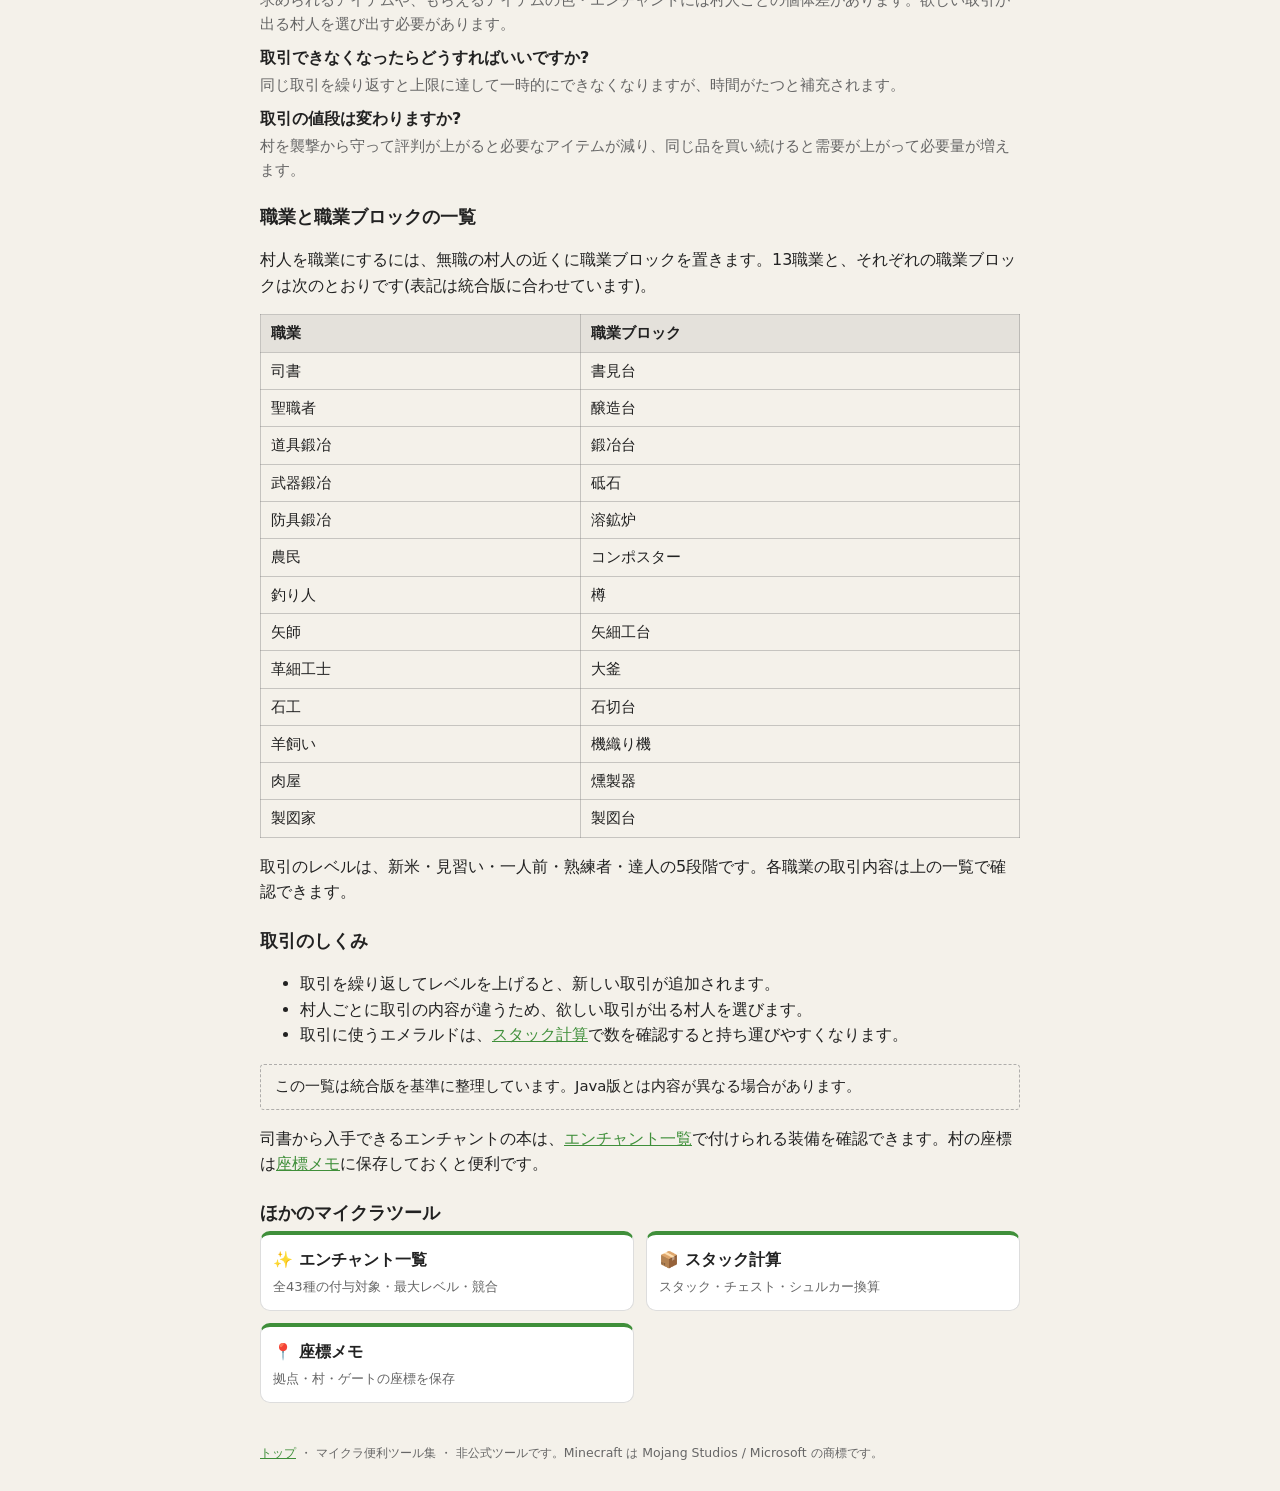
<file: villager/index.html>
<!DOCTYPE html>
<html lang="ja">
<head>
<meta charset="utf-8">
<meta name="viewport" content="width=device-width, initial-scale=1, viewport-fit=cover">
<title>マイクラ 村人の取引一覧｜欲しいアイテムから職業を検索</title>
<meta name="description" content="マイクラの村人の職業別の取引内容を一覧で確認できる早見表。エンダーパールなど欲しいアイテムから、どの職業と取引すればよいか・職業ブロックは何かを検索できます。">
<meta property="og:title" content="マイクラ 村人の取引一覧｜欲しいアイテムから職業を検索">
<meta property="og:description" content="マイクラの村人の職業別の取引内容を一覧で確認できる早見表。エンダーパールなど欲しいアイテムから、どの職業と取引すればよいか・職業ブロックは何かを検索できます。">
<meta property="og:type" content="website">
<link rel="stylesheet" href="../css/style.css">
<script type="application/ld+json">{"@context": "https://schema.org", "@type": "FAQPage", "mainEntity": [{"@type": "Question", "name": "村人を特定の職業にするには?", "acceptedAnswer": {"@type": "Answer", "text": "無職の村人の近くに、その職業の職業ブロック(司書なら書見台など)を設置します。各職業の「職業ブロック」欄で確認できます。"}}, {"@type": "Question", "name": "同じ職業でも取引内容が違うのはなぜ?", "acceptedAnswer": {"@type": "Answer", "text": "求められるアイテムや、もらえるアイテムの色・エンチャントには村人ごとの個体差があります。欲しい取引が出る村人を選び出す必要があります。"}}, {"@type": "Question", "name": "取引できなくなったらどうすればいいですか?", "acceptedAnswer": {"@type": "Answer", "text": "同じ取引を繰り返すと上限に達して一時的にできなくなりますが、時間がたつと補充されます。"}}, {"@type": "Question", "name": "取引の値段は変わりますか?", "acceptedAnswer": {"@type": "Answer", "text": "村を襲撃から守って評判が上がると必要なアイテムが減り、同じ品を買い続けると需要が上がって必要量が増えます。"}}]}</script>
<link rel="canonical" href="https://tasotaso55.github.io/minecraft-tools/villager/">
<meta property="og:url" content="https://tasotaso55.github.io/minecraft-tools/villager/">
<meta property="og:locale" content="ja_JP">
<meta property="og:site_name" content="マイクラ便利ツール集">
<meta name="twitter:card" content="summary">
<!-- SEO-HEAD:START -->
<link rel="stylesheet" href="../css/guide.css">
<script type="application/ld+json">{"@context":"https://schema.org","@type":"BreadcrumbList","itemListElement":[{"@type":"ListItem","position":1,"name":"トップ","item":"https://tasotaso55.github.io/minecraft-tools/"},{"@type":"ListItem","position":2,"name":"村人の取引","item":"https://tasotaso55.github.io/minecraft-tools/villager/"}]}</script>
<script type="application/ld+json">{"@context":"https://schema.org","@type":"WebApplication","name":"マイクラ 村人の取引一覧｜欲しいアイテムから職業を検索","url":"https://tasotaso55.github.io/minecraft-tools/villager/","description":"マイクラの村人の職業別の取引内容を一覧で確認できる早見表。エンダーパールなど欲しいアイテムから、どの職業と取引すればよいか・職業ブロックは何かを検索できます。","inLanguage":"ja","applicationCategory":"UtilitiesApplication","operatingSystem":"Web browser","isAccessibleForFree":true,"offers":{"@type":"Offer","price":"0","priceCurrency":"JPY"}}</script>
<!-- SEO-HEAD:END -->
</head>
<body>
<header class="site"><a class="brand" href="../">⛏ マイクラ便利ツール集</a><nav class="gnav" aria-label="ツール一覧"><a href="../circle/">⭕ 円・球生成器</a><a href="../nether/">🔁 ネザー座標計算</a><a href="../stack/">📦 スタック計算</a><a href="../chunk/">🧱 チャンク計算</a><a href="../distance/">📏 距離計算</a><a href="../enchantment/">✨ エンチャント一覧</a><a href="../memo/">📍 座標メモ</a><a href="../villager/" aria-current="page">🏘 村人の取引</a></nav></header>
<main>
<ol class="crumb"><li><a href="../">トップ</a></li><li>村人の取引</li></ol>
<h1>マイクラ 村人の取引一覧(職業別・アイテム検索)</h1>
<p class="lead">道具鍛冶・司書・聖職者など13職業の取引内容をまとめました。欲しいアイテムや売りたいアイテムで検索すると、取引できる職業と必要な職業ブロックが分かります。</p>
<section class="tool on" id="t-villager" data-title="村人の取引">
  <h2>職業別の村人の取引</h2>
  <p class="desc">職業名・アイテム名・職業ブロック名で検索できます。検索すると該当する職業が開きます。</p>
  <input type="search" id="vq" placeholder="例:エンダーパール、司書、醸造台">
  <div class="acts" style="margin:8px 0"><button class="sm" id="vopen">すべて開く</button><button class="sm" id="vclose">すべて閉じる</button></div>
  <div id="vlist"></div>
  <div class="note">取引レベルは 新米 → 見習い → 一人前 → 熟練者 → 達人 の5段階で、レベルが上がるほど取引の種類が増えます。一覧は <a href="https://game8.jp/minecraft/442394" rel="noopener">Game8の記事</a>(統合版)を参考に整理したもので、版やアップデートで内容が変わる場合があります。</div>
</section>
<section class="info"><h2>使い方</h2><ol><li>検索欄に欲しいアイテム名(例:エンダーパール)や職業名を入力します。</li><li>該当する職業が開き、「エメラルドで手に入る」「売ってエメラルドにできる」ものが表示されます。</li><li>村人を職業にしたいときは、表示された職業ブロックを無職の村人の近くに置きます。</li></ol></section>
<section class="info"><h2>よくある質問</h2><dl><dt>村人を特定の職業にするには?</dt><dd>無職の村人の近くに、その職業の職業ブロック(司書なら書見台など)を設置します。各職業の「職業ブロック」欄で確認できます。</dd><dt>同じ職業でも取引内容が違うのはなぜ?</dt><dd>求められるアイテムや、もらえるアイテムの色・エンチャントには村人ごとの個体差があります。欲しい取引が出る村人を選び出す必要があります。</dd><dt>取引できなくなったらどうすればいいですか?</dt><dd>同じ取引を繰り返すと上限に達して一時的にできなくなりますが、時間がたつと補充されます。</dd><dt>取引の値段は変わりますか?</dt><dd>村を襲撃から守って評判が上がると必要なアイテムが減り、同じ品を買い続けると需要が上がって必要量が増えます。</dd></dl></section>
<!-- SEO-GUIDE:START -->
<section class="info"><h2 id="jobs">職業と職業ブロックの一覧</h2>
<p>村人を職業にするには、無職の村人の近くに職業ブロックを置きます。13職業と、それぞれの職業ブロックは次のとおりです(表記は統合版に合わせています)。</p>
<div class="g-table"><table>
<tr><th>職業</th><th>職業ブロック</th></tr>
<tr><td>司書</td><td>書見台</td></tr>
<tr><td>聖職者</td><td>醸造台</td></tr>
<tr><td>道具鍛冶</td><td>鍛冶台</td></tr>
<tr><td>武器鍛冶</td><td>砥石</td></tr>
<tr><td>防具鍛冶</td><td>溶鉱炉</td></tr>
<tr><td>農民</td><td>コンポスター</td></tr>
<tr><td>釣り人</td><td>樽</td></tr>
<tr><td>矢師</td><td>矢細工台</td></tr>
<tr><td>革細工士</td><td>大釜</td></tr>
<tr><td>石工</td><td>石切台</td></tr>
<tr><td>羊飼い</td><td>機織り機</td></tr>
<tr><td>肉屋</td><td>燻製器</td></tr>
<tr><td>製図家</td><td>製図台</td></tr>
</table></div>
<p>取引のレベルは、新米・見習い・一人前・熟練者・達人の5段階です。各職業の取引内容は上の一覧で確認できます。</p></section>
<section class="info"><h2 id="levels">取引のしくみ</h2>
<ul>
<li>取引を繰り返してレベルを上げると、新しい取引が追加されます。</li>
<li>村人ごとに取引の内容が違うため、欲しい取引が出る村人を選びます。</li>
<li>取引に使うエメラルドは、<a href="../stack/">スタック計算</a>で数を確認すると持ち運びやすくなります。</li>
</ul>
<div class="g-note">この一覧は統合版を基準に整理しています。Java版とは内容が異なる場合があります。</div>
<p>司書から入手できるエンチャントの本は、<a href="../enchantment/">エンチャント一覧</a>で付けられる装備を確認できます。村の座標は<a href="../memo/">座標メモ</a>に保存しておくと便利です。</p></section>
<!-- SEO-GUIDE:END -->
<section class="info"><h2>ほかのマイクラツール</h2><div class="cards"><a class="cl" href="../enchantment/"><b>✨ エンチャント一覧</b><span>全43種の付与対象・最大レベル・競合</span></a><a class="cl" href="../stack/"><b>📦 スタック計算</b><span>スタック・チェスト・シュルカー換算</span></a><a class="cl" href="../memo/"><b>📍 座標メモ</b><span>拠点・村・ゲートの座標を保存</span></a></div></section>
</main>
<footer><a href="../">トップ</a> ・ マイクラ便利ツール集 ・ 非公式ツールです。Minecraft は Mojang Studios / Microsoft の商標です。</footer>
<script src="../js/common.js"></script>
<script src="../js/villager.js"></script>
</body>
</html>
</file>
<file: assets/portal.css>
:root{
  --bg:#f4f5f0;--surface:#fff;--ink:#1c2018;--muted:#586152;--line:#d6dacb;
  --grass:#3f7d20;--grass-d:#2f6016;--dirt:#7a4e24;--soft:#e8f1de;--warn:#fff3d6;--warn-ink:#6b4a00;
  --font:"Hiragino Sans","Hiragino Kaku Gothic ProN","Yu Gothic UI","Noto Sans JP",system-ui,sans-serif;
}
@media (prefers-color-scheme:dark){
  :root{--bg:#15180f;--surface:#1f2318;--ink:#eef1e8;--muted:#a8b09f;--line:#343a2a;--grass:#6cbf3f;--grass-d:#8bd460;--dirt:#c79a66;--soft:#25301a;--warn:#3a3014;--warn-ink:#f3d98a}
}
*,*::before,*::after{box-sizing:border-box}
html{-webkit-text-size-adjust:100%}
body{margin:0;background:var(--bg);color:var(--ink);font-family:var(--font);font-size:16px;line-height:1.75;overflow-x:hidden}
a{color:inherit}
.wrap{max-width:960px;margin:0 auto;padding:0 16px}
.site-header{border-bottom:4px solid var(--dirt);background:var(--surface)}
.site-header .wrap{display:flex;align-items:center;gap:10px;min-height:56px}
.site-name{font-weight:700;font-size:1.05rem;text-decoration:none}
.site-tag{color:var(--muted);font-size:.85rem}
.hero{padding:32px 0 8px}
.hero h1{margin:0 0 12px;font-size:clamp(1.45rem,5.5vw,2.1rem);line-height:1.35}
.hero p{margin:0;max-width:40em;color:var(--muted)}
.finder{padding:20px 0 4px}
.finder label{display:block;font-weight:700;margin-bottom:8px}
.cmdbar{display:flex;align-items:center;background:#1c2018;border-radius:8px;border:2px solid #000;box-shadow:inset 0 0 0 2px #3a3f33}
.cmdbar:focus-within{outline:3px solid var(--grass);outline-offset:2px}
.cmdbar span{padding:0 4px 0 14px;color:#9bd36b;font:700 1.15rem/1 ui-monospace,Menlo,Consolas,monospace}
.cmdbar input{flex:1;min-width:0;min-height:52px;padding:0 14px 0 6px;border:0;background:transparent;color:#fff;font:inherit;font-size:16px;outline:0}
.cmdbar input::placeholder{color:#a9b09f}
.cmdbar input::-webkit-search-cancel-button{filter:invert(1)}
.chips{display:flex;flex-wrap:wrap;gap:8px;margin:12px 0 0;padding:0;list-style:none}
.chip{min-height:44px;padding:0 14px;border:1px solid var(--line);border-radius:999px;background:var(--surface);color:var(--ink);font:inherit;font-size:.95rem;cursor:pointer}
.chip[aria-pressed="true"]{background:var(--grass);border-color:var(--grass);color:#fff;font-weight:700}
.chip:focus-visible,.tool-card:focus-visible{outline:3px solid var(--grass);outline-offset:2px}
.status{min-height:1.5em;margin:10px 0 0;color:var(--muted);font-size:.9rem}
main{padding-bottom:8px}
.block{margin:28px 0}
.block>h2{margin:0 0 4px;font-size:1.3rem;line-height:1.4}
.block>h3{margin:0 0 4px;font-size:1.15rem;line-height:1.4}
.block>.lead{margin:0 0 12px;color:var(--muted);font-size:.92rem}
.grid{display:grid;grid-template-columns:repeat(auto-fill,minmax(min(100%,270px),1fr));gap:12px}
.tool-card{display:flex;gap:12px;padding:14px;min-height:44px;background:var(--surface);border:1px solid var(--line);border-left:5px solid var(--grass);border-radius:6px;text-decoration:none}
.tool-card:hover{border-color:var(--grass)}
.tool-icon{flex:none;font-size:1.8rem;line-height:1.2}
.tool-body{display:flex;flex-direction:column;gap:6px;min-width:0}
.tool-body strong{font-size:1.02rem;line-height:1.4}
.tool-sum{font-size:.9rem;color:var(--muted);line-height:1.6}
.tool-meta{display:flex;flex-wrap:wrap;gap:6px;align-items:center}
.cat-label{font-size:.78rem;color:var(--dirt)}
.badge{display:inline-block;padding:1px 8px;border-radius:4px;font-size:.78rem;line-height:1.6;border:1px solid var(--line);white-space:nowrap}
.badge-yes{background:var(--soft);border-color:var(--grass);color:var(--grass-d)}
.badge-partial{background:var(--warn);border-color:#d9a400;color:var(--warn-ink)}
.badge-unknown{background:transparent;color:var(--muted);border-style:dashed}
.flag{font-size:.78rem;font-weight:700;color:var(--dirt)}
.empty{padding:16px;background:var(--surface);border:1px dashed var(--line);border-radius:6px}
.about{margin:36px 0 0;padding:20px 0;border-top:1px solid var(--line)}
.about h2{font-size:1.15rem;margin:0 0 8px}
.about h3{font-size:1rem;margin:16px 0 4px}
.about p,.about li{font-size:.93rem;color:var(--muted)}
.about ul{padding-left:1.2em;margin:4px 0}
.site-footer{padding:20px 0 32px;border-top:1px solid var(--line);color:var(--muted);font-size:.85rem}
@media (prefers-reduced-motion:reduce){*{transition:none!important;animation:none!important}}
</file>
<file: css/style.css>
:root{--bg:#f4f1ea;--card:#fff;--text:#222;--sub:#666;--line:#ddd;--ac:#3f8f3a;--ac2:#b8341f;box-sizing:border-box;padding-top:env(safe-area-inset-top,0px);padding-bottom:env(safe-area-inset-bottom,0px)}
@media (prefers-color-scheme:dark){:root:not([data-theme="light"]){--bg:#1b1b1b;--card:#262626;--text:#eee;--sub:#aaa;--line:#444;--ac:#6fcf68;--ac2:#ff7a60}}
:root[data-theme="dark"]{--bg:#1b1b1b;--card:#262626;--text:#eee;--sub:#aaa;--line:#444;--ac:#6fcf68;--ac2:#ff7a60}
html{scroll-padding-top:env(safe-area-inset-top,0px)}
body{margin:0;background:var(--bg);color:var(--text);font-family:system-ui,"Hiragino Sans","Yu Gothic",sans-serif;line-height:1.6}
main{max-width:760px;margin:0 auto;padding:20px 16px 40px}
h1{font-size:1.4rem;margin:0 0 12px}
.tool{display:none;background:var(--card);border:1px solid var(--line);border-top:5px solid var(--ac);border-radius:10px;padding:14px}
.tool.on{display:block}
h2{margin:0 0 4px;font-size:1.1rem}
.desc{color:var(--sub);font-size:.85rem;margin:0 0 12px}
.row{display:grid;grid-template-columns:repeat(3,1fr);gap:8px;margin-bottom:8px}
.row.two{grid-template-columns:1fr 1fr}
label{font-size:.8rem;color:var(--sub);display:block}
input,select{width:100%;box-sizing:border-box;font-size:1rem;padding:8px;border:1px solid var(--line);border-radius:6px;background:var(--bg);color:var(--text)}
.sub{font-weight:700;margin:10px 0 4px;font-size:.9rem}
.out{margin-top:12px;border-top:1px dashed var(--line);padding-top:8px}
.out div{display:flex;justify-content:space-between;gap:8px;padding:3px 0;font-size:.95rem}
.out b{color:var(--ac2);text-align:right}
.note{font-size:.78rem;color:var(--sub);margin-top:8px}
.hrow{display:flex;justify-content:space-between;align-items:center;gap:8px}
.hrow .sub{margin:10px 0 4px}
.sm{padding:5px 10px;border:1px solid var(--line);border-radius:6px;background:var(--bg);color:var(--text);cursor:pointer;font-size:.8rem}
.sm.on{background:var(--ac);color:#fff;border-color:var(--ac)}
.pri{background:var(--ac);color:#fff;border:0;padding:9px 18px;font-size:.95rem;border-radius:6px;cursor:pointer}
.item{border:1px solid var(--line);border-radius:8px;padding:10px;margin-top:8px}
.ih{display:flex;justify-content:space-between;gap:8px;align-items:center}
.tag{font-size:.72rem;padding:1px 8px;border-radius:10px;border:1px solid var(--line);color:var(--sub);white-space:nowrap}
.tag.tr{color:var(--ac2);border-color:var(--ac2)}
.coord{font-family:ui-monospace,monospace;font-size:1.05rem;margin:4px 0}
.acts{display:flex;gap:6px;margin-top:6px}
.chips{display:flex;gap:6px;flex-wrap:wrap;margin:8px 0}
.egrid{display:grid;grid-template-columns:1fr 1fr;gap:8px}
@media(max-width:560px){.egrid{grid-template-columns:1fr}}
.en{color:var(--sub);font-size:.75rem;font-weight:400}

.site{max-width:760px;margin:0 auto;padding:12px 16px 0}
.brand{font-weight:700;font-size:1.05rem;color:var(--text);text-decoration:none}
.gnav{display:flex;flex-wrap:wrap;gap:6px;margin-top:8px}
.gnav a{padding:5px 11px;border:1px solid var(--line);border-radius:16px;background:var(--card);color:var(--text);text-decoration:none;font-size:.82rem}
.gnav a[aria-current]{background:var(--ac);color:#fff;border-color:var(--ac)}
.crumb{list-style:none;display:flex;gap:6px;padding:0;margin:0 0 8px;font-size:.8rem;color:var(--sub)}
.crumb li+li::before{content:"›";margin-right:6px}
.crumb a{color:var(--sub)}
.lead{color:var(--sub);margin:0 0 16px;font-size:.92rem}
.info{margin-top:22px}
.info h2{font-size:1.1rem}
.info ol{padding-left:1.3em}
.info dt{font-weight:700;margin-top:10px}
.info dd{margin:2px 0 0;color:var(--sub);font-size:.92rem}
.cards{display:grid;grid-template-columns:1fr 1fr;gap:12px}
@media(max-width:560px){.cards{grid-template-columns:1fr}}
.cl{display:block;background:var(--card);border:1px solid var(--line);border-top:4px solid var(--ac);border-radius:10px;padding:12px;color:var(--text);text-decoration:none}
.cl:hover{border-color:var(--ac)}
.cl b{display:block;font-size:1rem}
.cl span{font-size:.82rem;color:var(--sub)}
footer{max-width:760px;margin:0 auto;padding:0 16px 28px;font-size:.78rem;color:var(--sub)}
a{color:var(--ac)}
.vc .tag{font-size:.85rem;padding:2px 10px;color:var(--text)}
.vc .tag.tr{color:var(--ac2)}
details.item summary{cursor:pointer}
</file>
<file: css/guide.css>
/* 解説ブロック用の追加スタイル(既存の .info セクションの見た目に合わせ、色は継承+半透明) */
.g-table{overflow-x:auto;margin:10px 0;-webkit-overflow-scrolling:touch}
.g-table table{border-collapse:collapse;width:100%;min-width:420px}
.g-table th,.g-table td{border:1px solid rgba(128,128,128,.4);padding:6px 10px;text-align:left;vertical-align:top;font-size:.95em}
.g-table th{background:rgba(128,128,128,.14)}
.g-formula{margin:10px 0;padding:10px 14px;border-left:4px solid rgba(128,128,128,.6);background:rgba(128,128,128,.12);border-radius:4px;overflow-x:auto}
.g-note{margin:10px 0;padding:10px 14px;border:1px dashed rgba(128,128,128,.6);border-radius:4px;font-size:.93em}

/* タップしやすさの改善(スマホ): 小さいボタン・ナビを押しやすく */
.sm{min-height:40px;padding:6px 12px}
.gnav a{display:inline-flex;align-items:center;min-height:38px}
.chips .sm{min-height:36px}
</file>
